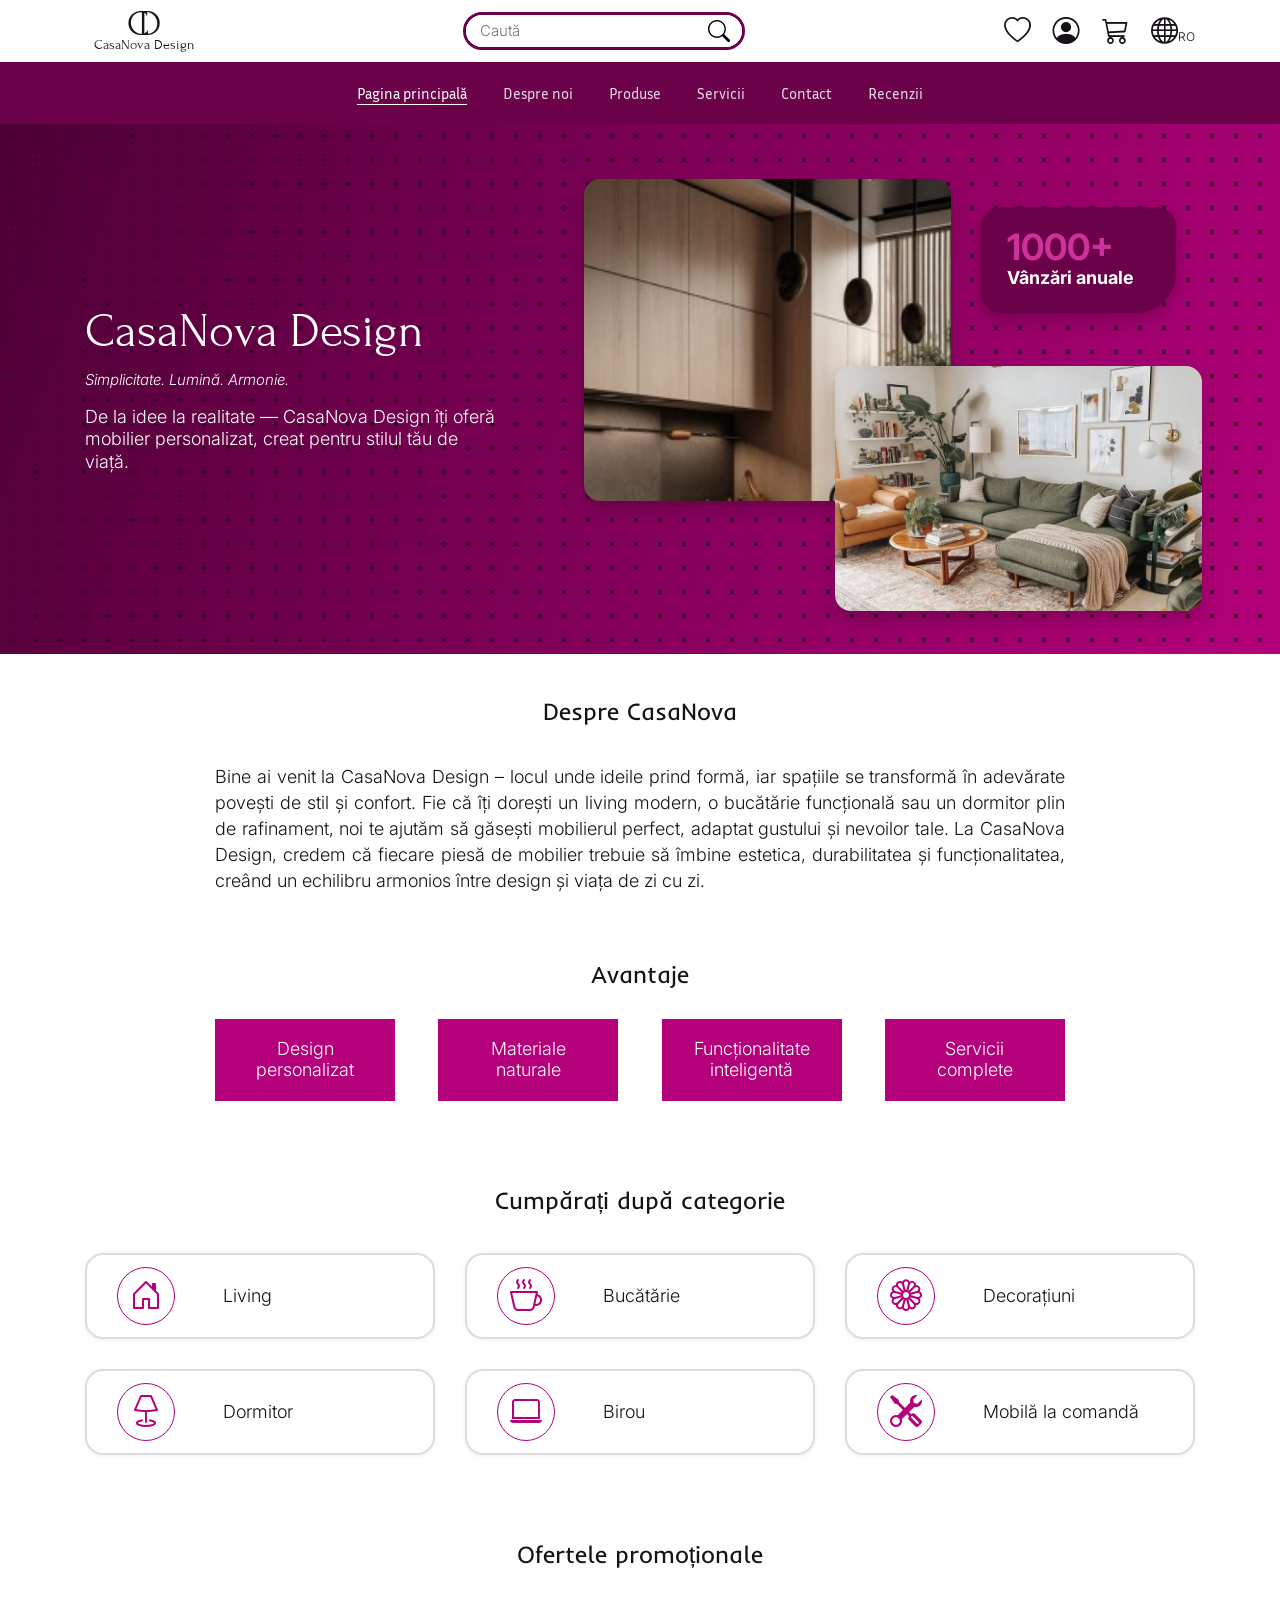
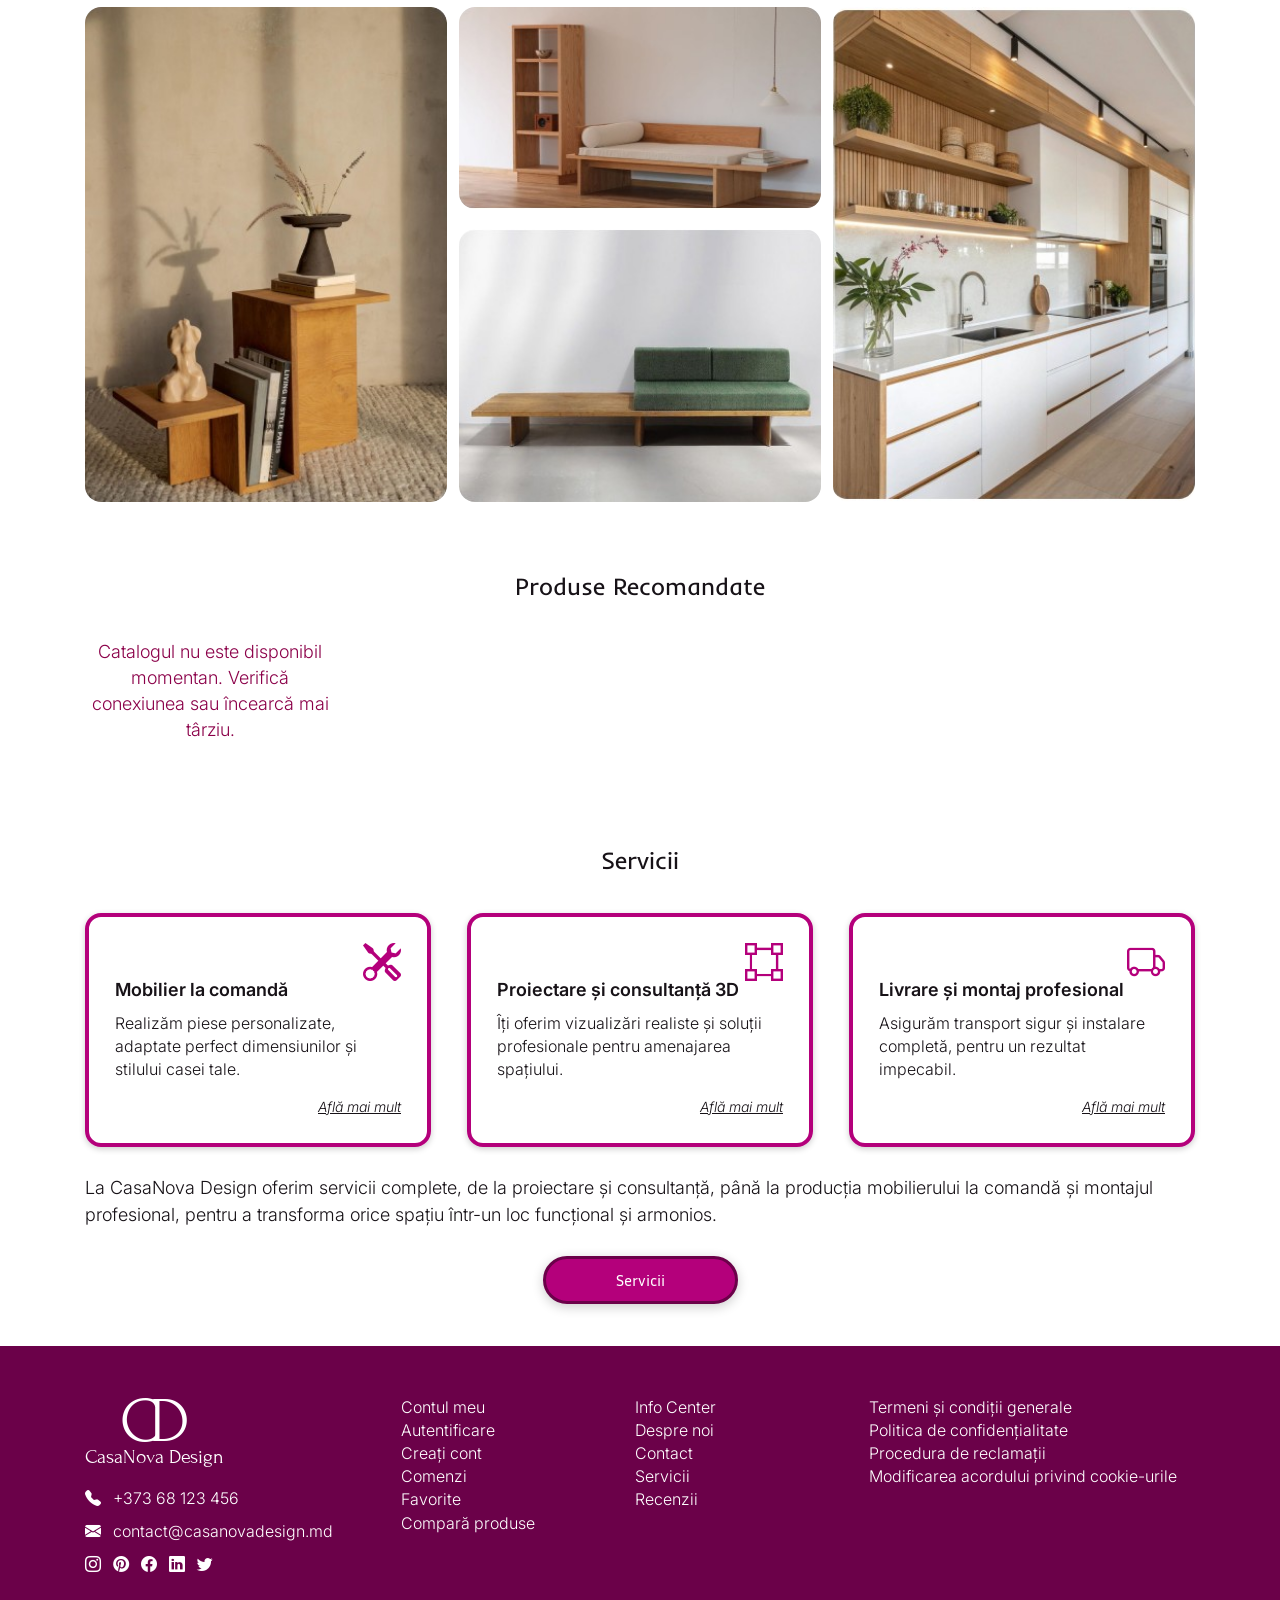
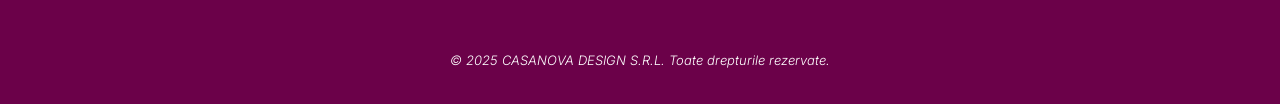
<file: index.html>
<!doctype html>
<html lang="ro">
<head><meta charset="utf-8"><meta name="viewport" content="width=device-width, initial-scale=1"><title>CasaNova Design | Pagina principală</title><link rel="stylesheet" href="style.css"><script src="script.js" defer></script></head>
<body data-page="home">
<header id="site-header"></header>
<main>
  <div id="hero"></div>
  <section class="section narrow center">
    <h2>Despre CasaNova</h2>
    <p>Bine ai venit la CasaNova Design – locul unde ideile prind formă, iar spațiile se transformă în adevărate povești de stil și confort. Fie că îți dorești un living modern, o bucătărie funcțională sau un dormitor plin de rafinament, noi te ajutăm să găsești mobilierul perfect, adaptat gustului și nevoilor tale. La CasaNova Design, credem că fiecare piesă de mobilier trebuie să îmbine estetica, durabilitatea și funcționalitatea, creând un echilibru armonios între design și viața de zi cu zi.</p>
    <h2>Avantaje</h2>
    <div class="advantages"><span>Design<br>personalizat</span><span>Materiale<br>naturale</span><span>Funcționalitate<br>inteligentă</span><span>Servicii<br>complete</span></div>
  </section>
  <section class="section container center"><h2>Cumpărați după categorie</h2><div class="category-grid"><a href="produse.html?category=Living"><span class="category-icon"><i class="bi bi-house-door" aria-hidden="true"></i></span>Living</a><a href="produse.html?category=Bucătărie"><span class="category-icon"><i class="bi bi-cup-hot" aria-hidden="true"></i></span>Bucătărie</a><a href="produse.html?category=Decorațiuni"><span class="category-icon"><i class="bi bi-flower1" aria-hidden="true"></i></span>Decorațiuni</a><a href="produse.html"><span class="category-icon"><i class="bi bi-lamp" aria-hidden="true"></i></span>Dormitor</a><a href="produse.html"><span class="category-icon"><i class="bi bi-laptop" aria-hidden="true"></i></span>Birou</a><a href="servicii.html"><span class="category-icon"><i class="bi bi-tools" aria-hidden="true"></i></span>Mobilă la comandă</a></div></section>
  <section class="section container center"><h2>Ofertele promoționale</h2><div class="offers"><img src="assets/offer-decor.jpg" alt="Decorațiuni din lemn"><div><img src="assets/offer-wood.jpg" alt="Mobilier din lemn"><img src="assets/offer-sofa.jpg" alt="Canapea modernă"></div><img src="assets/offer-kitchen.jpg" alt="Bucătărie modernă"></div></section>
  <section class="section container center"><h2>Produse Recomandate</h2><div class="recommended" id="recommended"></div></section>
  <section class="section container center"><h2>Servicii</h2><div class="service-cards"><article><div class="card-icon"><i class="bi bi-tools" aria-hidden="true"></i></div><h3>Mobilier la comandă</h3><p>Realizăm piese personalizate, adaptate perfect dimensiunilor și stilului casei tale.</p><a href="servicii.html#mobilier">Află mai mult</a></article><article><div class="card-icon"><i class="bi bi-bounding-box" aria-hidden="true"></i></div><h3>Proiectare și consultanță 3D</h3><p>Îți oferim vizualizări realiste și soluții profesionale pentru amenajarea spațiului.</p><a href="servicii.html#proiectare">Află mai mult</a></article><article><div class="card-icon"><i class="bi bi-truck" aria-hidden="true"></i></div><h3>Livrare și montaj profesional</h3><p>Asigurăm transport sigur și instalare completă, pentru un rezultat impecabil.</p><a href="servicii.html#livrare">Află mai mult</a></article></div><p class="left">La CasaNova Design oferim servicii complete, de la proiectare și consultanță, până la producția mobilierului la comandă și montajul profesional, pentru a transforma orice spațiu într-un loc funcțional și armonios.</p><a class="button" href="servicii.html">Servicii</a></section>
</main><footer id="site-footer"></footer></body></html>
</file>
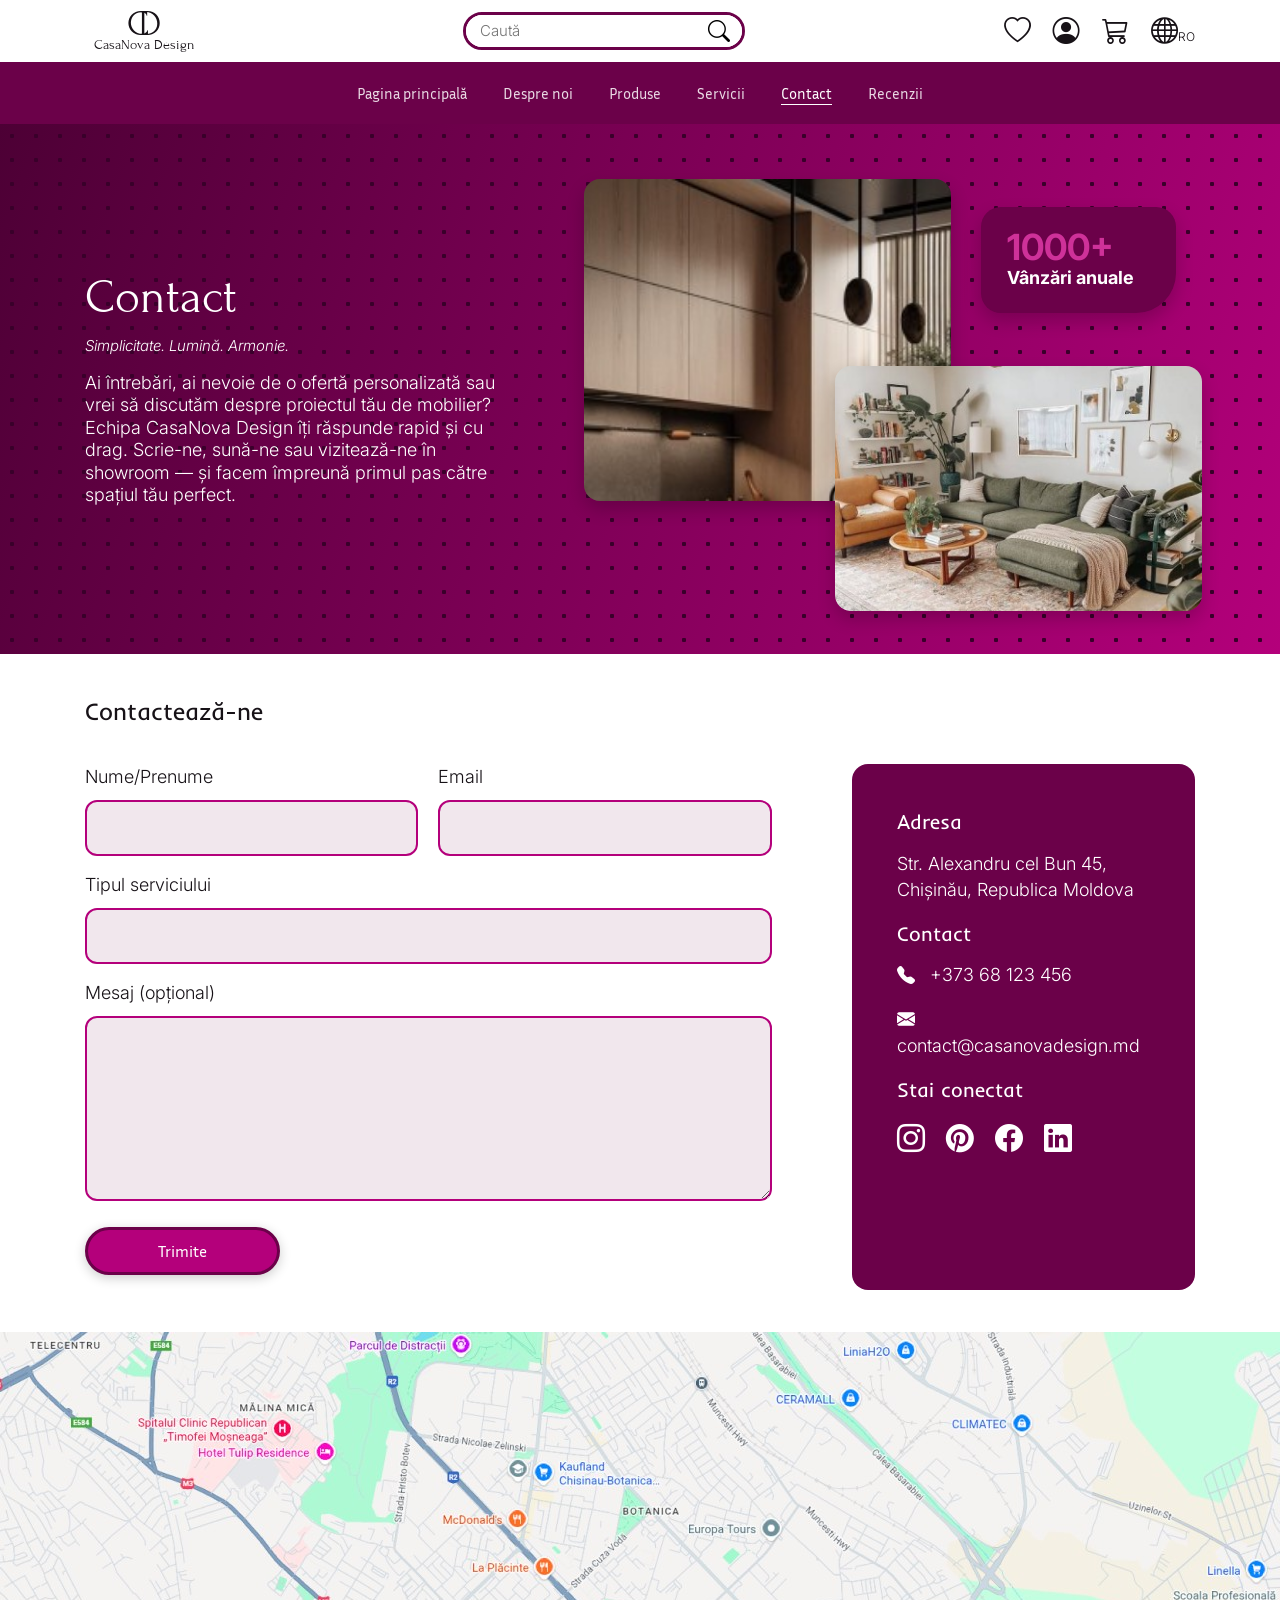
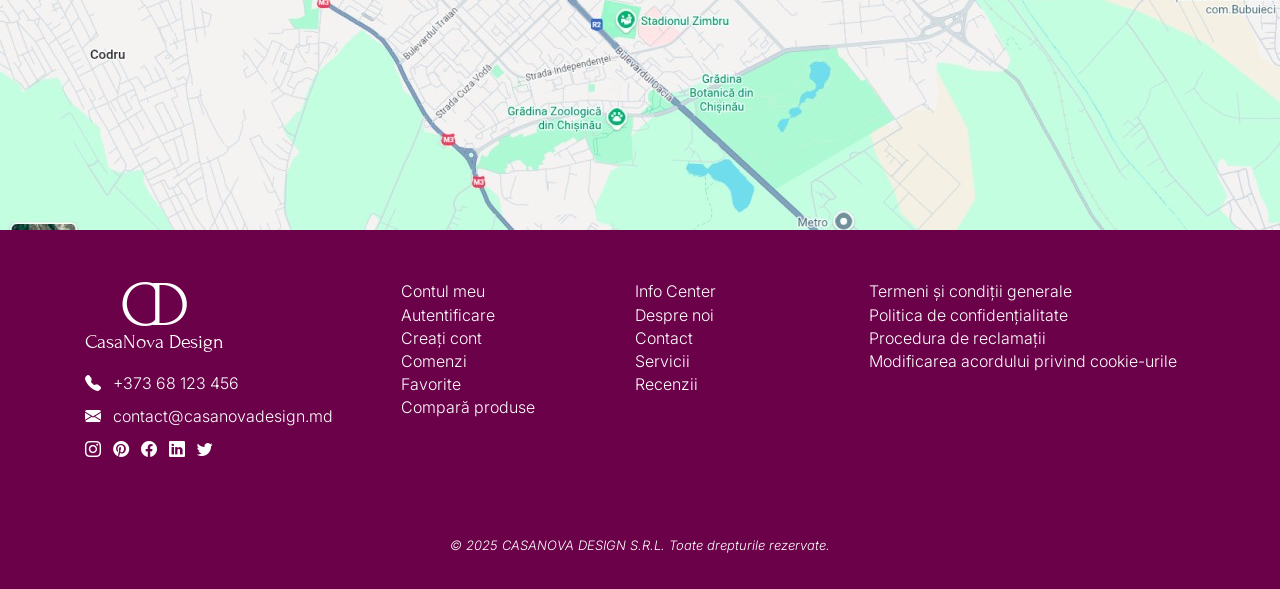
<file: contact.html>
<!doctype html>
<html lang="ro">
<head><meta charset="utf-8"><meta name="viewport" content="width=device-width, initial-scale=1"><title>CasaNova Design | Contact</title><link rel="stylesheet" href="style.css"><script src="script.js" defer></script></head>
<body data-page="contact"><header id="site-header"></header><main><div id="hero"></div>
<section class="section container"><h2>Contactează-ne</h2><div class="contact-layout"><div data-contact-form></div><aside class="contact-card"><h2>Adresa</h2><p>Str. Alexandru cel Bun 45,<br> Chișinău, Republica Moldova</p><h2>Contact</h2><p><a href="tel:+37368123456"><i class="bi bi-telephone-fill" aria-hidden="true"></i> &nbsp; +373 68 123 456</a></p><p><a href="mailto:contact@casanovadesign.md"><i class="bi bi-envelope-fill" aria-hidden="true"></i> &nbsp; contact@casanovadesign.md</a></p><h2>Stai conectat</h2><p class="socials" aria-label="Instagram, Pinterest, Facebook, LinkedIn"><i class="bi bi-instagram" aria-hidden="true"></i> &nbsp; <i class="bi bi-pinterest" aria-hidden="true"></i> &nbsp; <i class="bi bi-facebook" aria-hidden="true"></i> &nbsp; <i class="bi bi-linkedin" aria-hidden="true"></i></p></aside></div></section>
<img class="map" src="assets/map.jpg" alt="Hartă a zonei Botanica din Chișinău">
</main><footer id="site-footer"></footer></body></html>
</file>
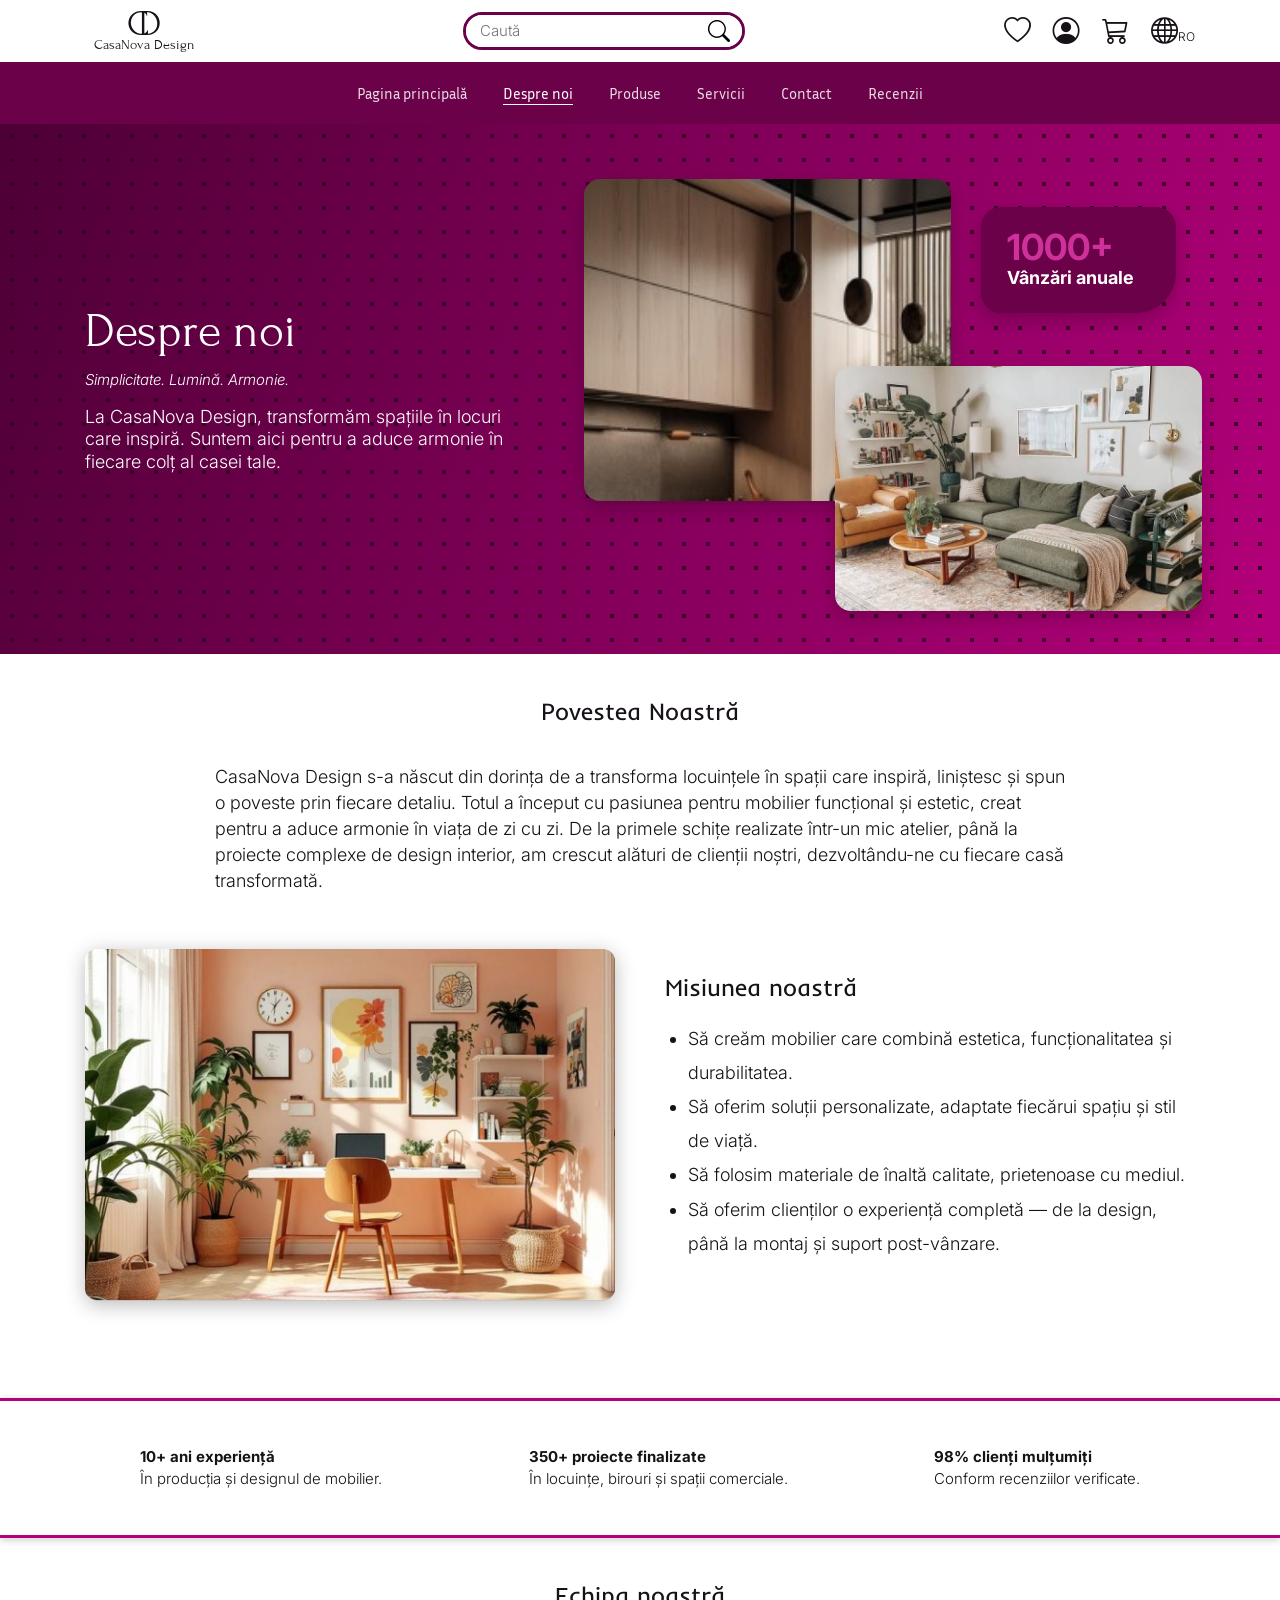
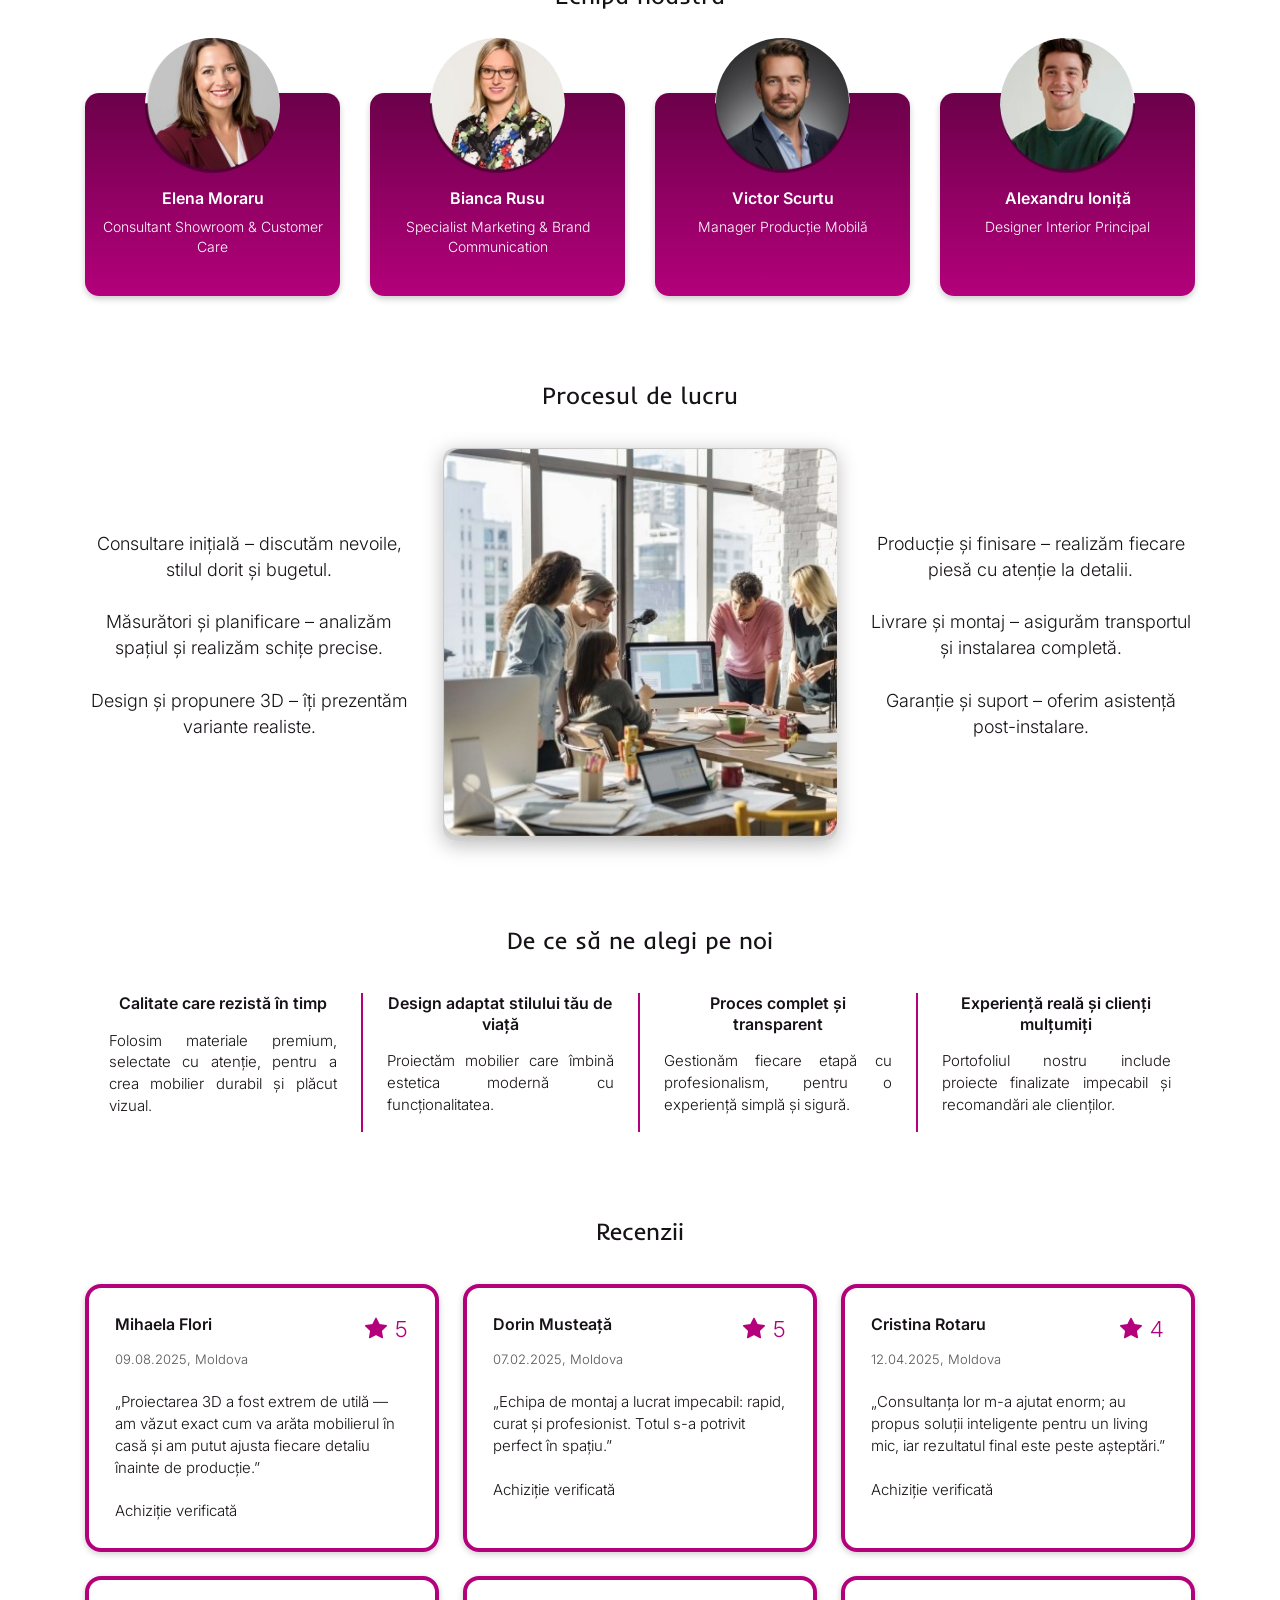
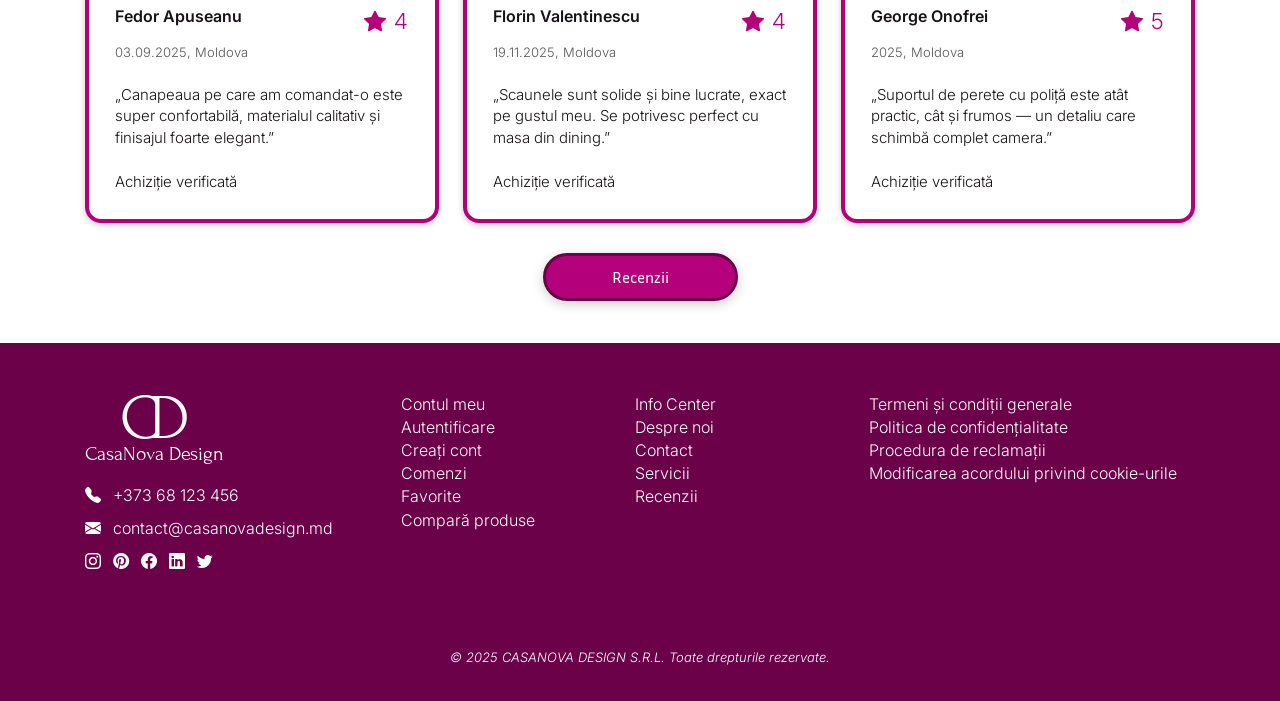
<file: despre.html>
<!doctype html>
<html lang="ro">
<head><meta charset="utf-8"><meta name="viewport" content="width=device-width, initial-scale=1"><title>CasaNova Design | Despre noi</title><link rel="stylesheet" href="style.css"><script src="script.js" defer></script></head>
<body data-page="about"><header id="site-header"></header><main><div id="hero"></div>
<section class="section container"><h2 class="center">Povestea Noastră</h2><p class="narrow">CasaNova Design s-a născut din dorința de a transforma locuințele în spații care inspiră, liniștesc și spun o poveste prin fiecare detaliu. Totul a început cu pasiunea pentru mobilier funcțional și estetic, creat pentru a aduce armonie în viața de zi cu zi. De la primele schițe realizate într-un mic atelier, până la proiecte complexe de design interior, am crescut alături de clienții noștri, dezvoltându-ne cu fiecare casă transformată.</p><div class="split"><img class="rounded shadow" src="assets/about-mission.jpg" alt="Interior luminos cu birou"><div><h2>Misiunea noastră</h2><ul><li>Să creăm mobilier care combină estetica, funcționalitatea și durabilitatea.</li><li>Să oferim soluții personalizate, adaptate fiecărui spațiu și stil de viață.</li><li>Să folosim materiale de înaltă calitate, prietenoase cu mediul.</li><li>Să oferim clienților o experiență completă — de la design, până la montaj și suport post-vânzare.</li></ul></div></div></section>
<div class="stats"><div><strong>10+ ani experiență</strong><br>În producția și designul de mobilier.</div><div><strong>350+ proiecte finalizate</strong><br>În locuințe, birouri și spații comerciale.</div><div><strong>98% clienți mulțumiți</strong><br>Conform recenziilor verificate.</div></div>
<section class="section container center"><h2>Echipa noastră</h2><div class="team-grid"><article><img src="assets/team-1.jpg" alt=""><h3>Elena Moraru</h3><p>Consultant Showroom &amp; Customer Care</p></article><article><img src="assets/team-2.jpg" alt=""><h3>Bianca Rusu</h3><p>Specialist Marketing &amp; Brand Communication</p></article><article><img src="assets/team-3.jpg" alt=""><h3>Victor Scurtu</h3><p>Manager Producție Mobilă</p></article><article><img src="assets/team-4.jpg" alt=""><h3>Alexandru Ioniță</h3><p>Designer Interior Principal</p></article></div></section>
<section class="section container center"><h2>Procesul de lucru</h2><div class="process"><p>Consultare inițială – discutăm nevoile, stilul dorit și bugetul.<br><br>Măsurători și planificare – analizăm spațiul și realizăm schițe precise.<br><br>Design și propunere 3D – îți prezentăm variante realiste.</p><img class="rounded shadow" src="assets/about-process.jpg" alt="Echipa lucrând la un proiect"><p>Producție și finisare – realizăm fiecare piesă cu atenție la detalii.<br><br>Livrare și montaj – asigurăm transportul și instalarea completă.<br><br>Garanție și suport – oferim asistență post-instalare.</p></div></section>
<section class="section container center"><h2>De ce să ne alegi pe noi</h2><div class="reasons"><article><h3>Calitate care rezistă în timp</h3><p>Folosim materiale premium, selectate cu atenție, pentru a crea mobilier durabil și plăcut vizual.</p></article><article><h3>Design adaptat stilului tău de viață</h3><p>Proiectăm mobilier care îmbină estetica modernă cu funcționalitatea.</p></article><article><h3>Proces complet și transparent</h3><p>Gestionăm fiecare etapă cu profesionalism, pentru o experiență simplă și sigură.</p></article><article><h3>Experiență reală și clienți mulțumiți</h3><p>Portofoliul nostru include proiecte finalizate impecabil și recomandări ale clienților.</p></article></div></section>
<section class="section container center"><h2>Recenzii</h2><div class="review-grid" id="about-reviews"></div><a class="button" href="recenzii.html">Recenzii</a></section>
</main><footer id="site-footer"></footer></body></html>
</file>
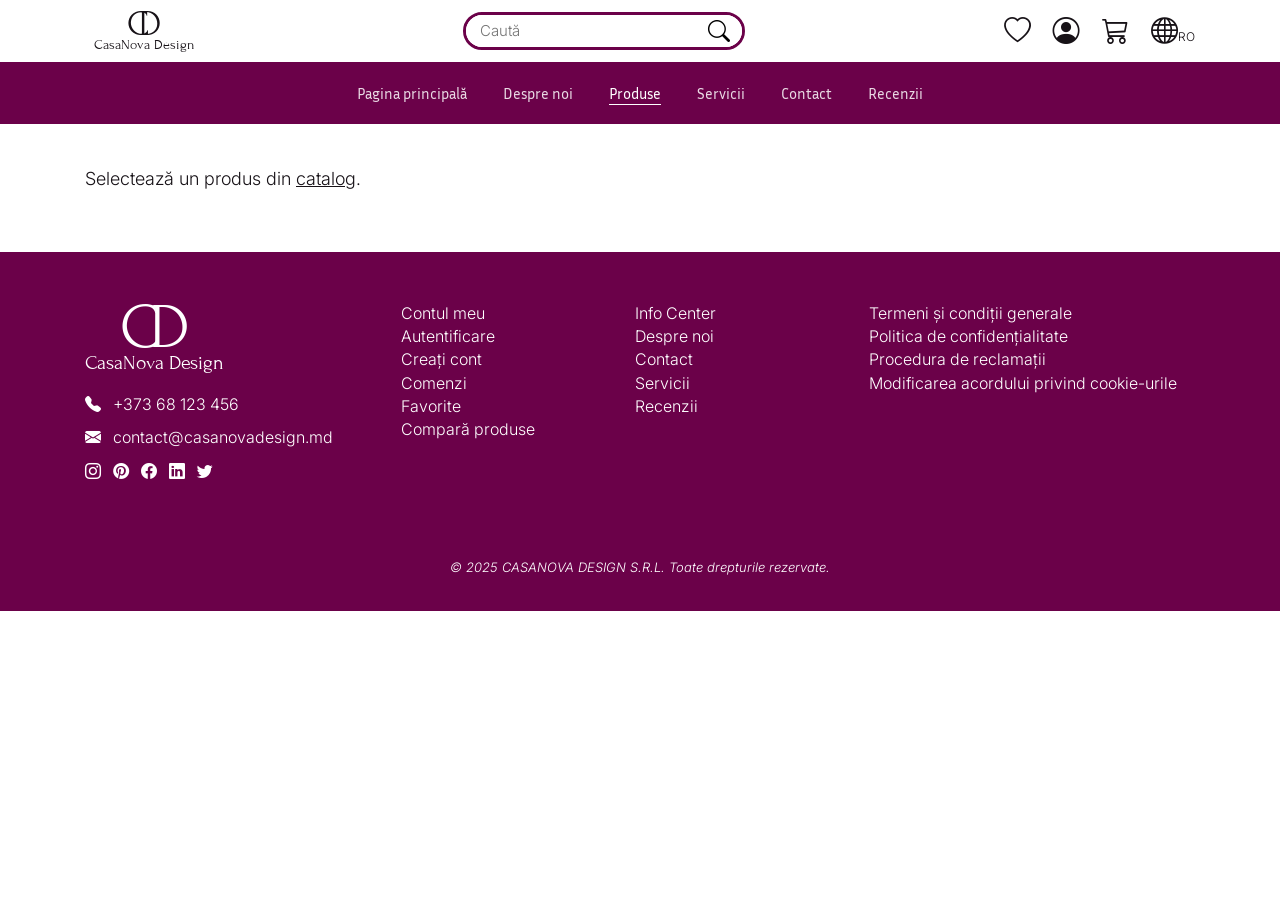
<file: produs.html>
<!doctype html>
<html lang="ro">
<head><meta charset="utf-8"><meta name="viewport" content="width=device-width, initial-scale=1"><title>CasaNova Design | Produs</title><link rel="stylesheet" href="style.css"><script src="script.js" defer></script></head>
<body data-page="product"><header id="site-header"></header><main>
<section class="section container" id="product-detail" aria-live="polite"><p>Se încarcă produsul...</p></section>
</main><footer id="site-footer"></footer></body></html>
</file>
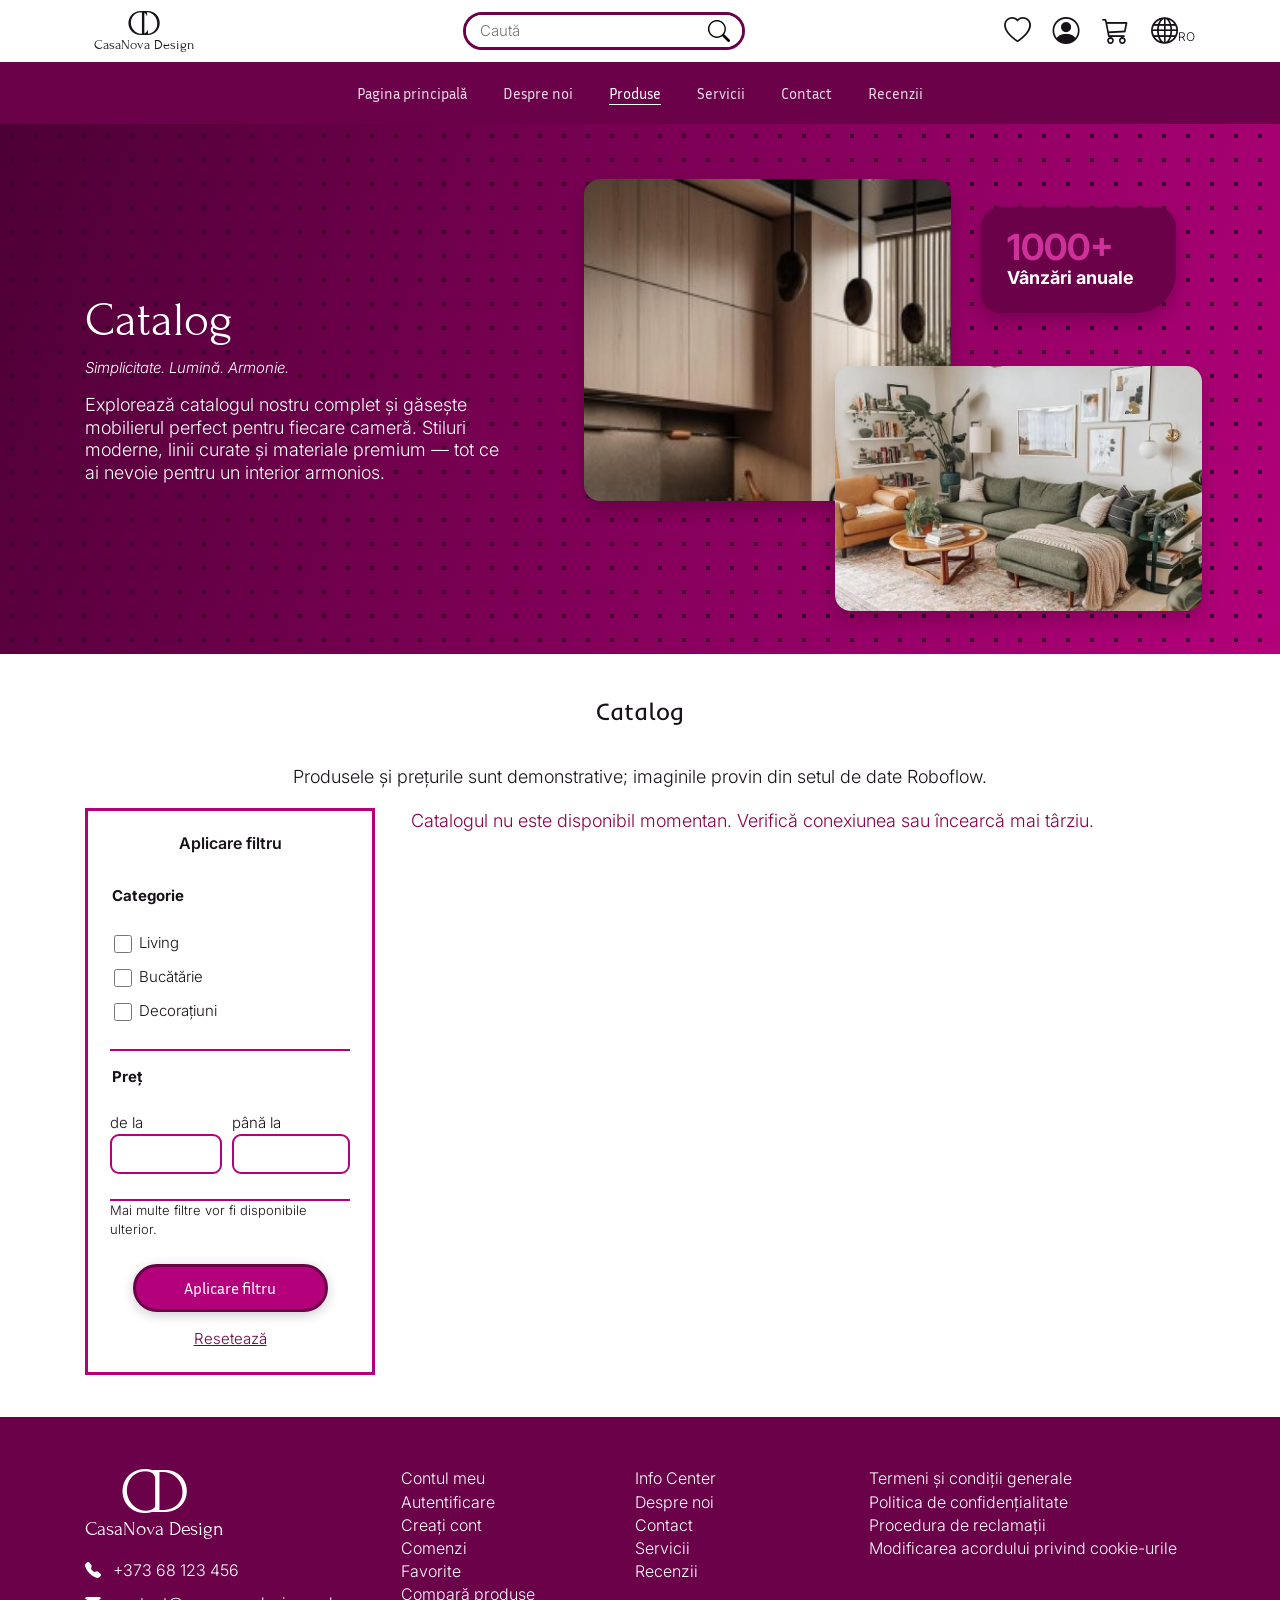
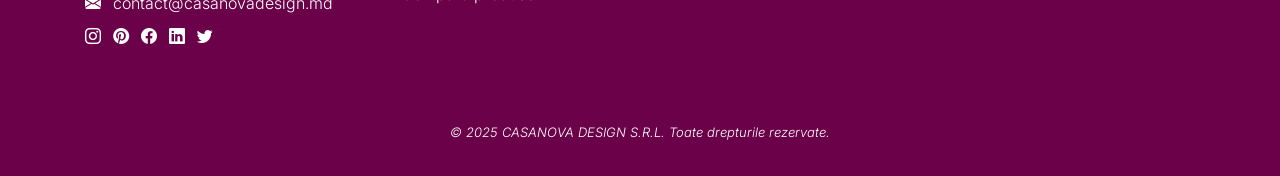
<file: produse.html>
<!doctype html>
<html lang="ro">
<head><meta charset="utf-8"><meta name="viewport" content="width=device-width, initial-scale=1"><title>CasaNova Design | Produse</title><link rel="stylesheet" href="style.css"><script src="script.js" defer></script></head>
<body data-page="products"><header id="site-header"></header><main><div id="hero"></div>
<section class="section catalog container"><h2 class="center">Catalog</h2><p class="center">Produsele și prețurile sunt demonstrative; imaginile provin din setul de date Roboflow.</p><div class="catalog-layout">
<form class="filters" id="product-filters"><h3>Aplicare filtru</h3><fieldset><legend>Categorie</legend><label><input type="checkbox" name="category" value="Living"> Living</label><label><input type="checkbox" name="category" value="Bucătărie"> Bucătărie</label><label><input type="checkbox" name="category" value="Decorațiuni"> Decorațiuni</label></fieldset><fieldset><legend>Preț</legend><div class="price-fields"><label>de la<input type="number" name="min" min="0" step="0.01"></label><label>până la<input type="number" name="max" min="0" step="0.01"></label></div></fieldset><p class="filter-note">Mai multe filtre vor fi disponibile ulterior.</p><button class="button" type="submit">Aplicare filtru</button><button class="text-button" type="reset">Resetează</button></form>
<div id="catalog-results" aria-live="polite"><p>Se încarcă produsele...</p></div></div></section></main><footer id="site-footer"></footer></body></html>
</file>
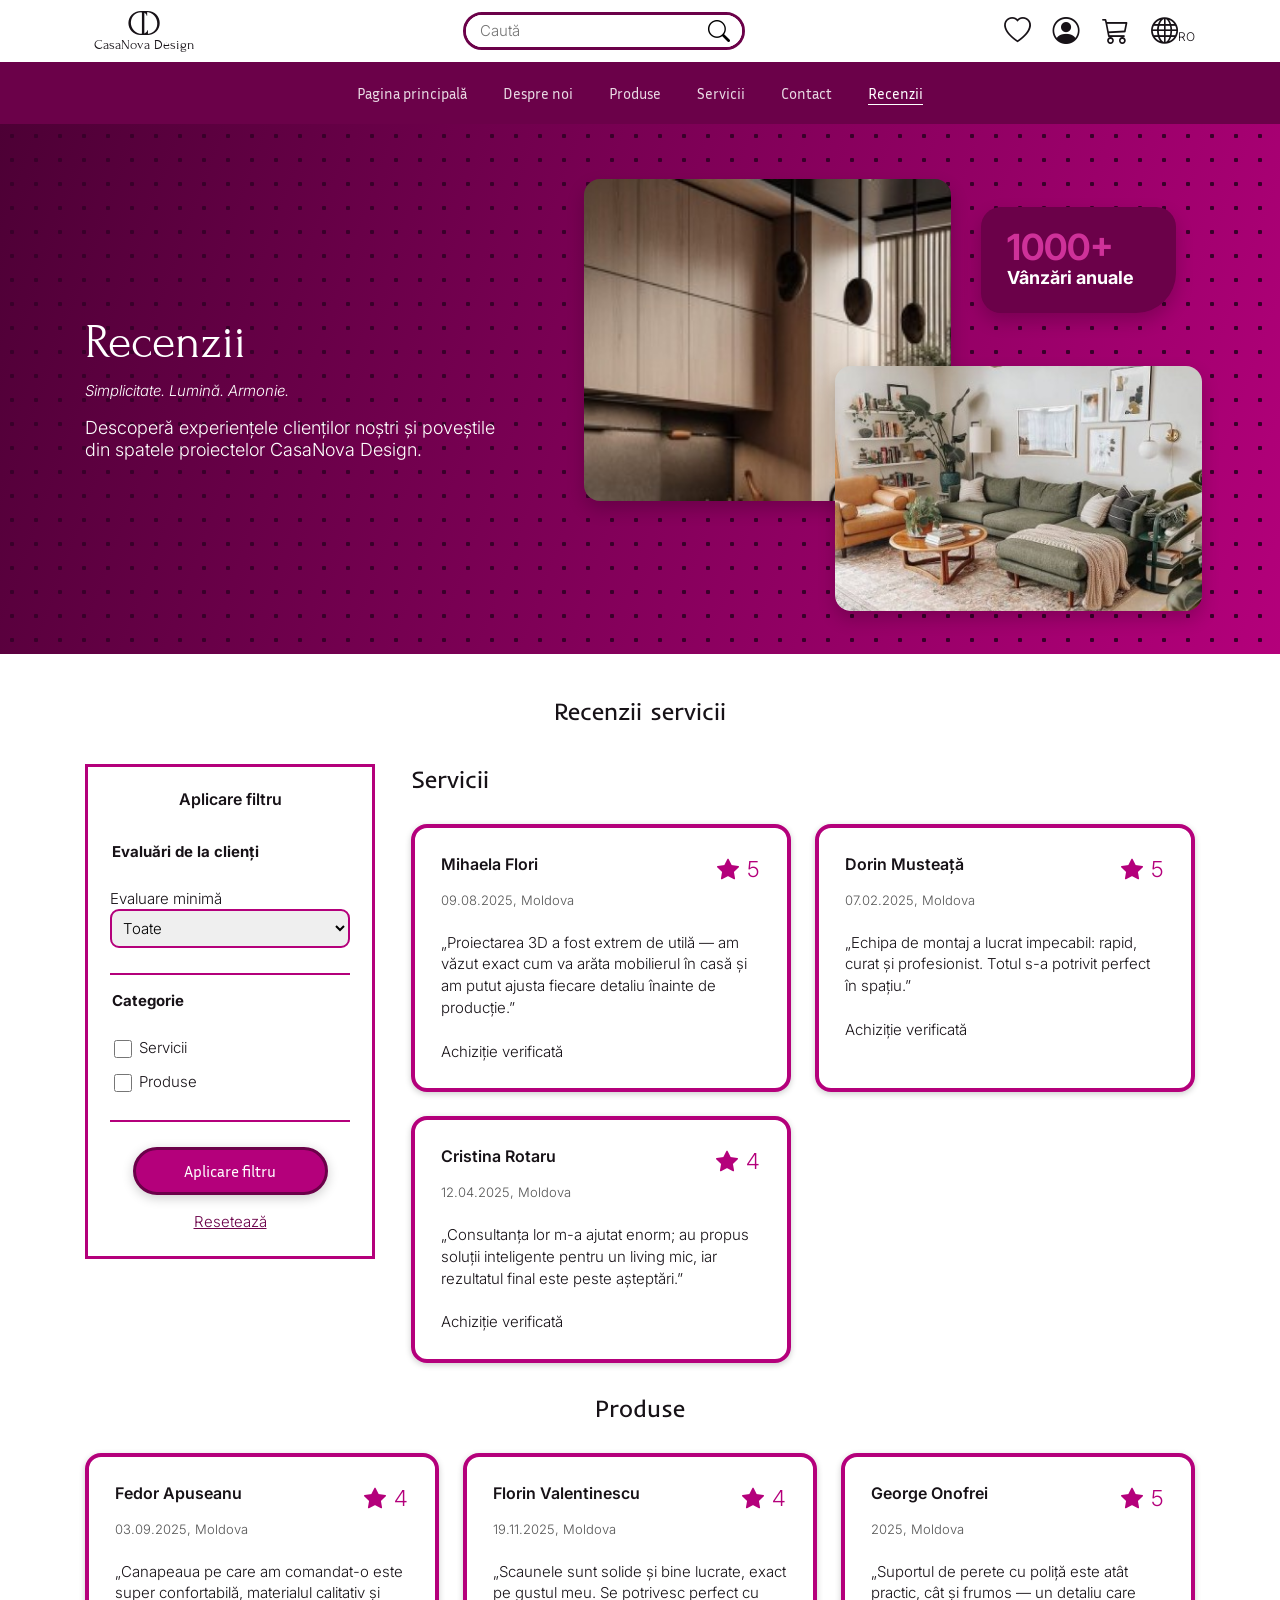
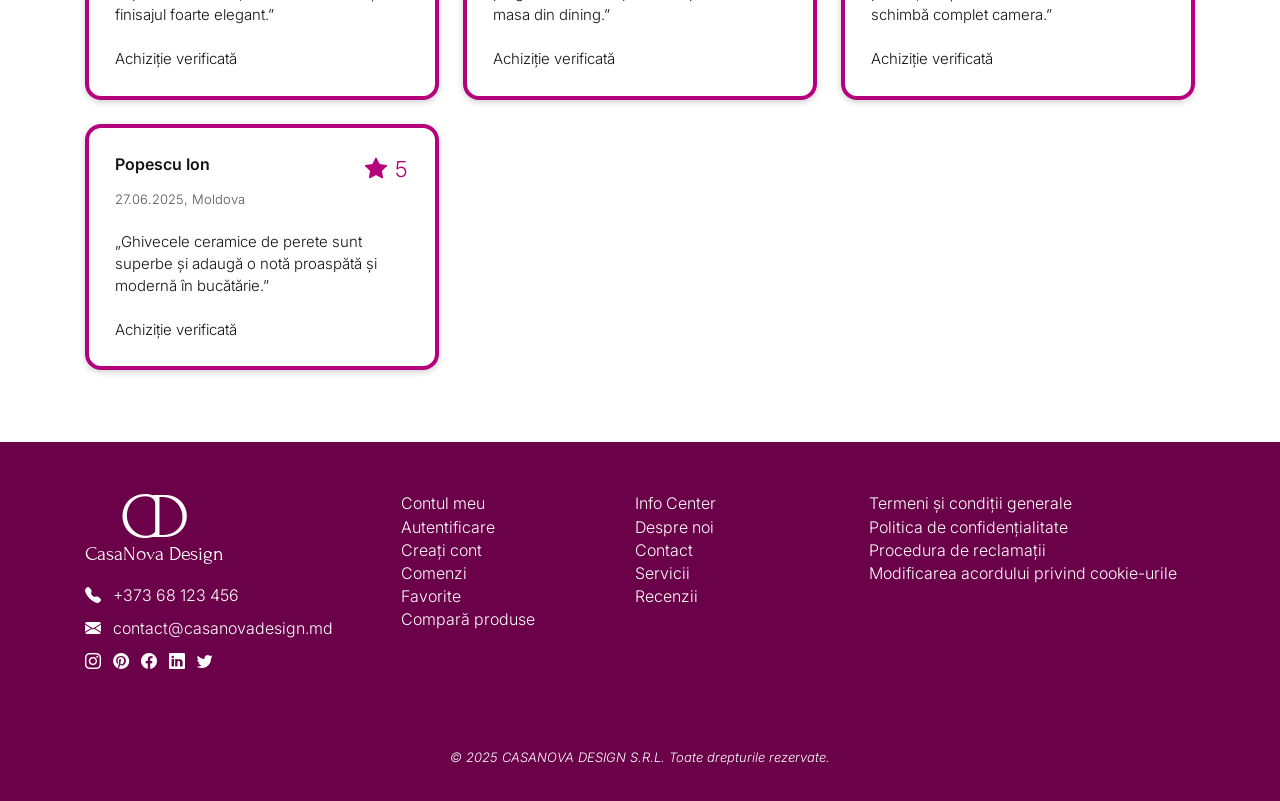
<file: recenzii.html>
<!doctype html>
<html lang="ro">
<head><meta charset="utf-8"><meta name="viewport" content="width=device-width, initial-scale=1"><title>CasaNova Design | Recenzii</title><link rel="stylesheet" href="style.css"><script src="script.js" defer></script></head>
<body data-page="reviews"><header id="site-header"></header><main><div id="hero"></div>
<section class="section container"><h2 class="center">Recenzii servicii</h2><div class="reviews-layout"><form class="filters" id="review-filters"><h3>Aplicare filtru</h3><fieldset><legend>Evaluări de la clienți</legend><label>Evaluare minimă <select name="rating"><option value="0">Toate</option><option value="5">5 stele</option><option value="4">4 stele</option></select></label></fieldset><fieldset><legend>Categorie</legend><label><input type="checkbox" name="category" value="Servicii"> Servicii</label><label><input type="checkbox" name="category" value="Produse"> Produse</label></fieldset><button type="submit" class="button">Aplicare filtru</button><button type="reset" class="text-button">Resetează</button></form><div><h2>Servicii</h2><div class="review-grid" id="service-reviews"></div></div></div><h2 class="center">Produse</h2><div class="review-grid" id="store-reviews"></div></section>
</main><footer id="site-footer"></footer></body></html>
</file>
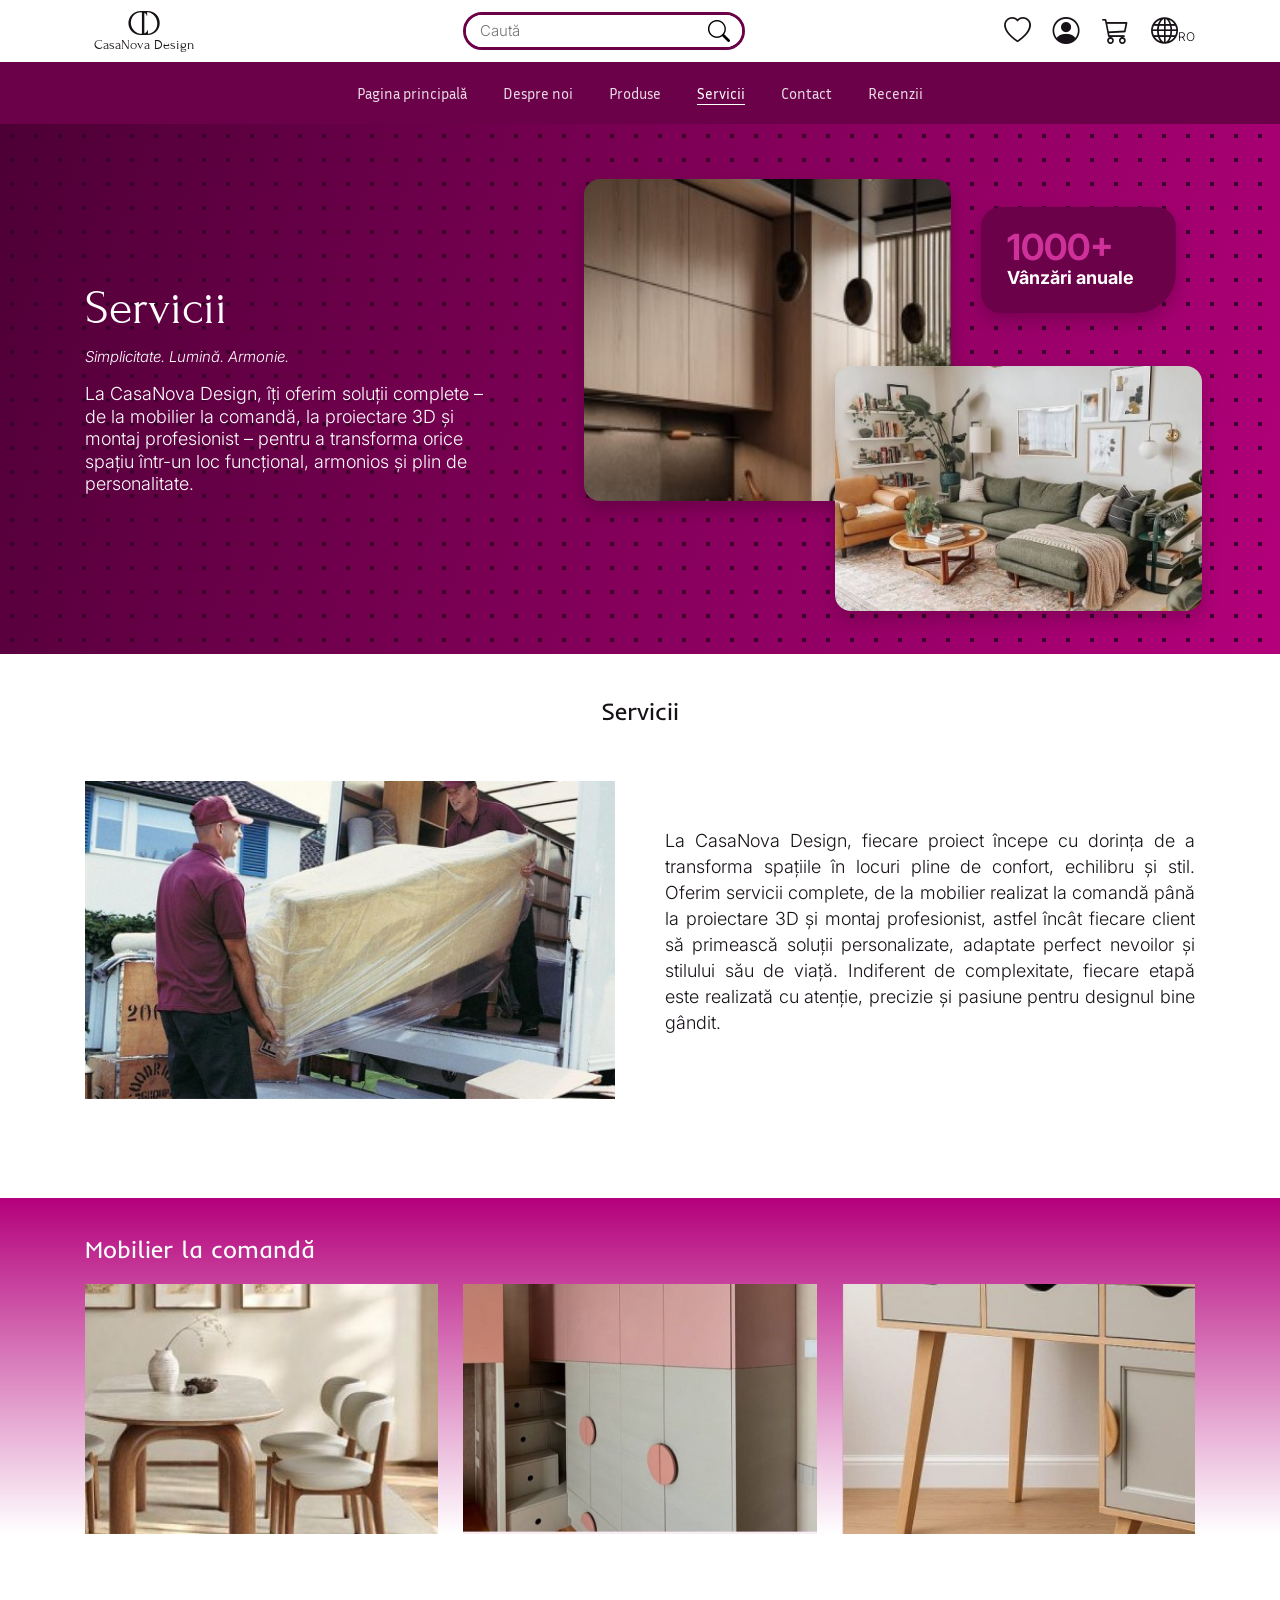
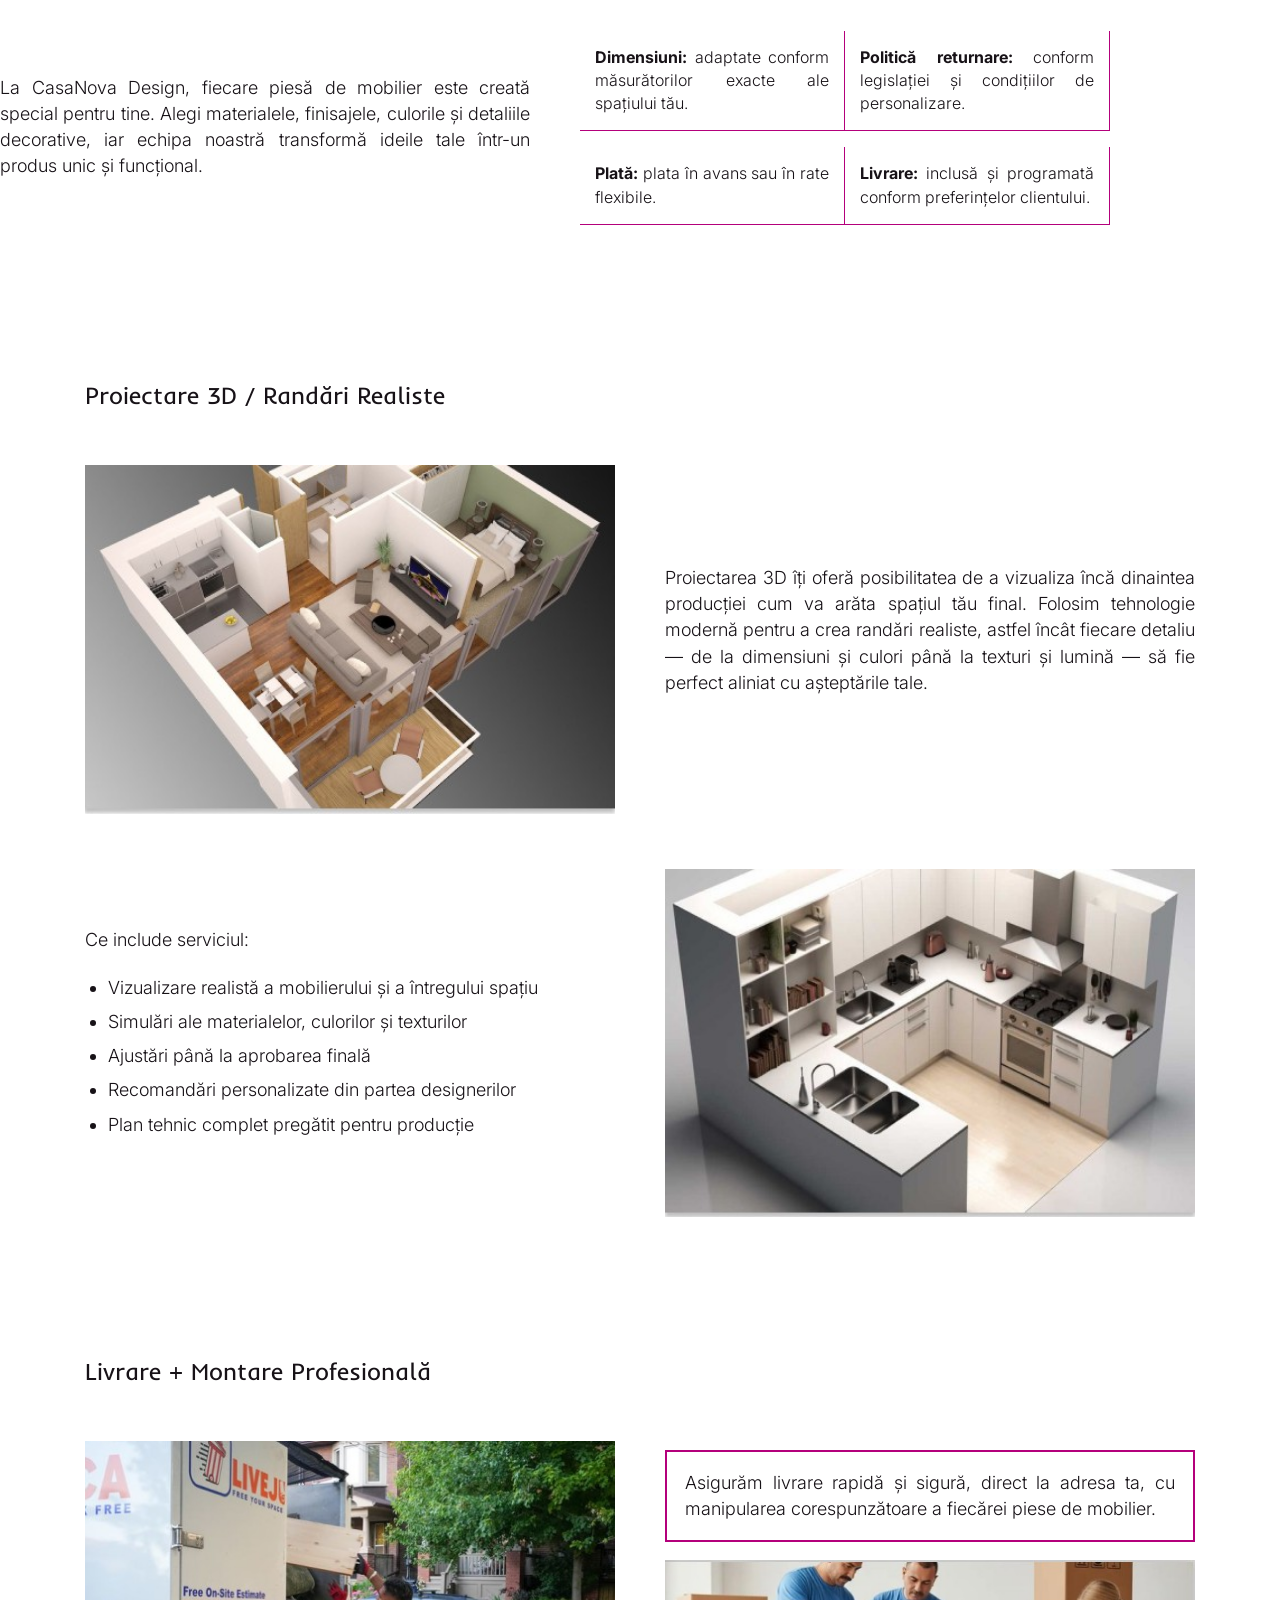
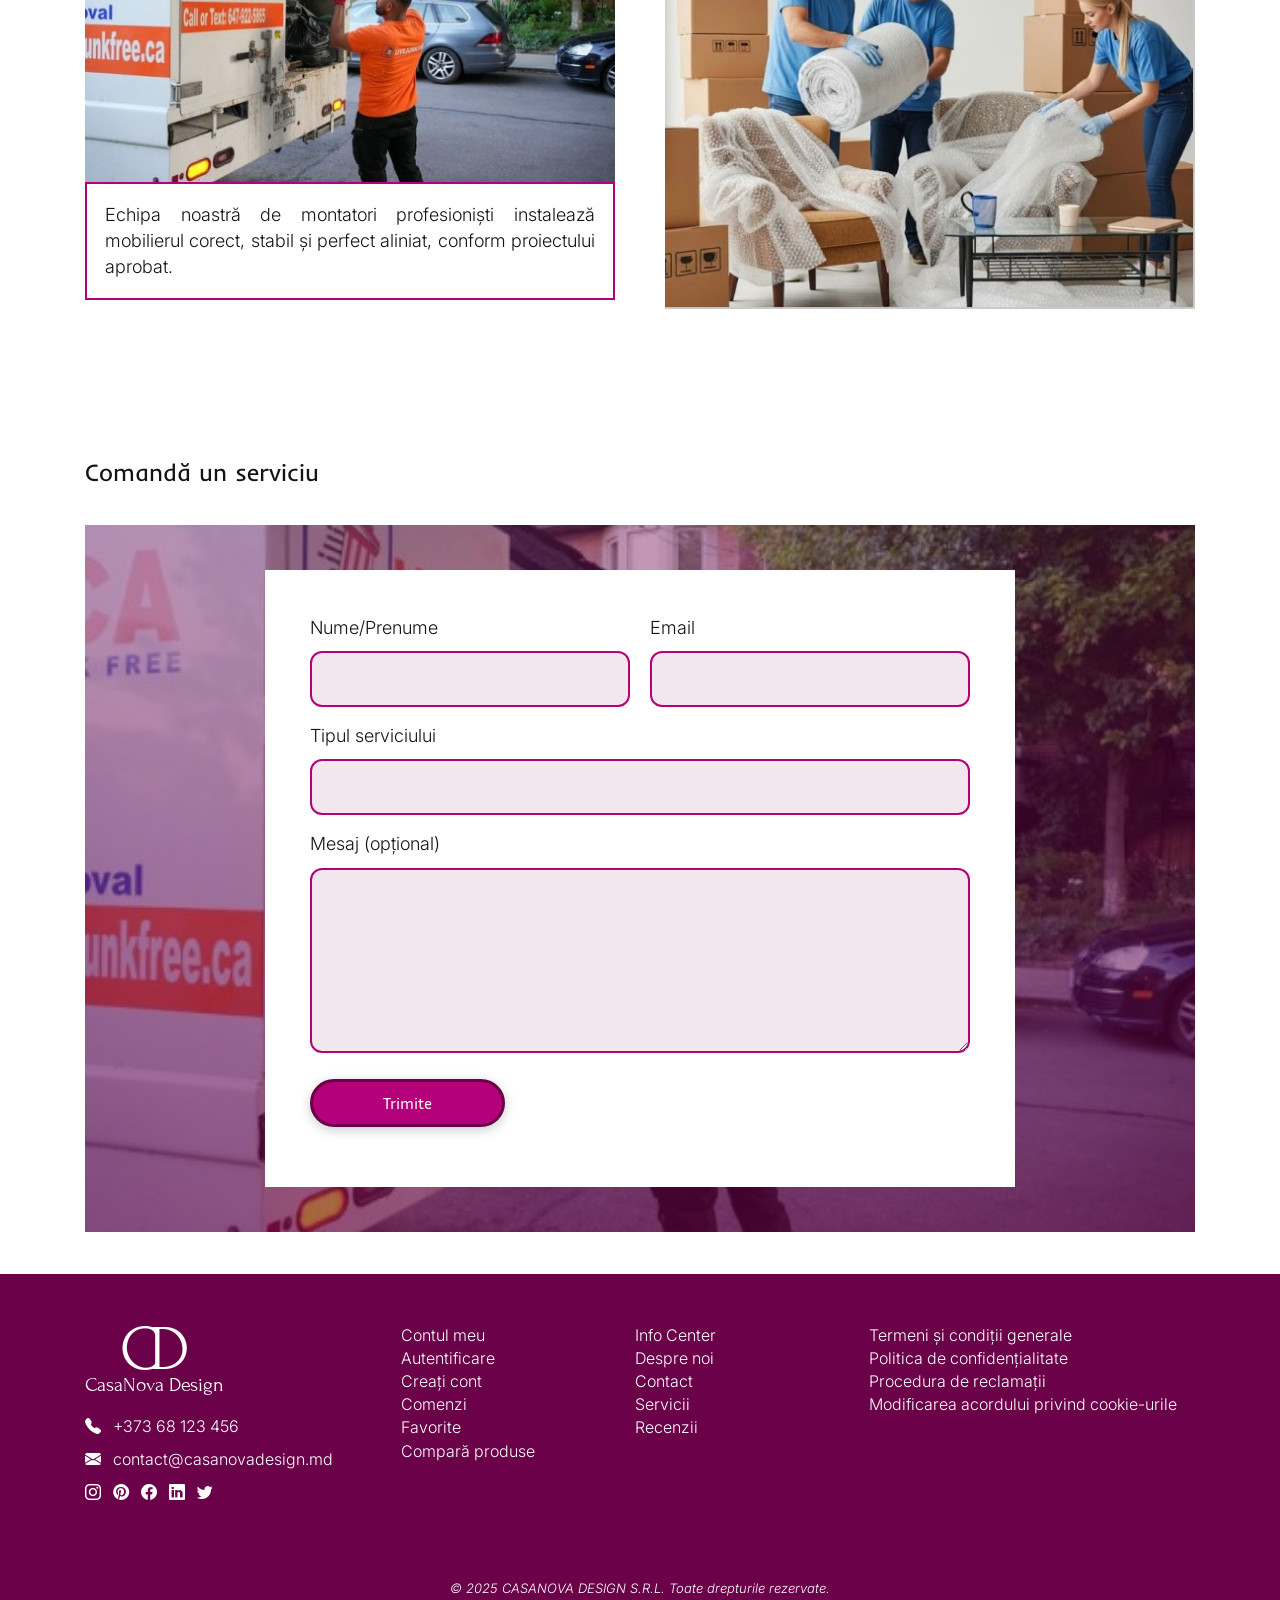
<file: servicii.html>
<!doctype html>
<html lang="ro">
<head><meta charset="utf-8"><meta name="viewport" content="width=device-width, initial-scale=1"><title>CasaNova Design | Servicii</title><link rel="stylesheet" href="style.css"><script src="script.js" defer></script></head>
<body data-page="services"><header id="site-header"></header><main><div id="hero"></div>
<section class="section container"><h2 class="center">Servicii</h2><div class="split"><img src="assets/service-intro.jpg" alt="Livrare de mobilier"><p>La CasaNova Design, fiecare proiect începe cu dorința de a transforma spațiile în locuri pline de confort, echilibru și stil. Oferim servicii complete, de la mobilier realizat la comandă până la proiectare 3D și montaj profesionist, astfel încât fiecare client să primească soluții personalizate, adaptate perfect nevoilor și stilului său de viață. Indiferent de complexitate, fiecare etapă este realizată cu atenție, precizie și pasiune pentru designul bine gândit.</p></div></section>
<section id="mobilier" class="custom-service"><div class="container"><h2>Mobilier la comandă</h2><div class="custom-images"><img src="assets/custom-1.jpg" alt="Mobilier pentru dining"><img src="assets/custom-2.jpg" alt="Dulap la comandă"><img src="assets/custom-3.jpg" alt="Mobilier personalizat"></div></div></section><section class="section container split"><p>La CasaNova Design, fiecare piesă de mobilier este creată special pentru tine. Alegi materialele, finisajele, culorile și detaliile decorative, iar echipa noastră transformă ideile tale într-un produs unic și funcțional.</p><div class="feature-grid"><p><strong>Dimensiuni:</strong> adaptate conform măsurătorilor exacte ale spațiului tău.</p><p><strong>Politică returnare:</strong> conform legislației și condițiilor de personalizare.</p><p><strong>Plată:</strong> plata în avans sau în rate flexibile.</p><p><strong>Livrare:</strong> inclusă și programată conform preferințelor clientului.</p></div></section>
<section id="proiectare" class="section container"><h2>Proiectare 3D / Randări Realiste</h2><div class="split"><img src="assets/render-1.jpg" alt="Randare 3D a unui apartament"><p>Proiectarea 3D îți oferă posibilitatea de a vizualiza încă dinaintea producției cum va arăta spațiul tău final. Folosim tehnologie modernă pentru a crea randări realiste, astfel încât fiecare detaliu — de la dimensiuni și culori până la texturi și lumină — să fie perfect aliniat cu așteptările tale.</p></div><div class="split"><div><p>Ce include serviciul:</p><ul><li>Vizualizare realistă a mobilierului și a întregului spațiu</li><li>Simulări ale materialelor, culorilor și texturilor</li><li>Ajustări până la aprobarea finală</li><li>Recomandări personalizate din partea designerilor</li><li>Plan tehnic complet pregătit pentru producție</li></ul></div><img src="assets/render-2.jpg" alt="Randare 3D a unei bucătării"></div></section>
<section id="livrare" class="section container"><h2>Livrare + Montare Profesională</h2><div class="split"><div><img src="assets/delivery-1.jpg" alt="Transport mobilier"><p class="outlined">Echipa noastră de montatori profesioniști instalează mobilierul corect, stabil și perfect aliniat, conform proiectului aprobat.</p></div><div><p class="outlined">Asigurăm livrare rapidă și sigură, direct la adresa ta, cu manipularea corespunzătoare a fiecărei piese de mobilier.</p><img src="assets/delivery-2.jpg" alt="Montarea mobilierului"></div></div></section>
<section class="section container"><h2>Comandă un serviciu</h2><div class="service-form-wrap"><div class="form-panel" data-contact-form></div></div></section>
</main><footer id="site-footer"></footer></body></html>
</file>
<file: style.css>
@import url('https://fonts.googleapis.com/css2?family=Forum&family=Inder&family=Inria+Sans:wght@400;700&family=Inter:wght@300;400;600;700&display=swap');

/* Bootstrap Icons v1.11.3, MIT license: assets/bootstrap-icons-LICENSE.txt */
@font-face{font-family:bootstrap-icons;src:url('assets/bootstrap-icons.woff2') format('woff2');font-display:block}
.bi::before{display:inline-block;font-family:bootstrap-icons!important;font-style:normal;font-weight:normal!important;font-variant:normal;text-transform:none;line-height:1;vertical-align:-.125em;-webkit-font-smoothing:antialiased}
.bi-search::before{content:"\f52a"}.bi-heart::before{content:"\f417"}.bi-person-circle::before{content:"\f4d7"}.bi-cart3::before{content:"\f244"}.bi-globe::before{content:"\f3ee"}
.bi-telephone-fill::before{content:"\f5b4"}.bi-envelope-fill::before{content:"\f32c"}.bi-instagram::before{content:"\f437"}.bi-pinterest::before{content:"\f663"}.bi-facebook::before{content:"\f344"}.bi-linkedin::before{content:"\f472"}.bi-twitter::before{content:"\f5ef"}
.bi-house-door::before{content:"\f423"}.bi-cup-hot::before{content:"\f7eb"}.bi-flower1::before{content:"\f3cd"}.bi-lamp::before{content:"\f454"}.bi-laptop::before{content:"\f456"}.bi-tools::before{content:"\f5db"}.bi-bounding-box::before{content:"\f1b6"}.bi-truck::before{content:"\f5ea"}
.bi-clipboard2-check::before{content:"\f725"}.bi-brush::before{content:"\f1d8"}.bi-rulers::before{content:"\f523"}.bi-arrow-return-left::before{content:"\f131"}.bi-wallet2::before{content:"\f615"}.bi-star-fill::before{content:"\f586"}.bi-star::before{content:"\f588"}

:root{--plum:#6b0149;--pink:#b4007b;--pale:#f1e7ed;--ink:#171217}
*{box-sizing:border-box}
html{scroll-behavior:smooth}
body{margin:0;color:var(--ink);font:300 18px/1.45 Inter,Arial,sans-serif;background:#fff}
img{display:block;max-width:100%}
a{color:inherit}
button,input,select,textarea{font:inherit}
button{cursor:pointer}
h1,h2,h3,p{margin-top:0}
h1{font:400 48px/1.1 Forum,Georgia,serif}
h2{font:400 24px/1.25 Inder,Arial,sans-serif}
h3{font:600 18px/1.3 Inter,Arial,sans-serif}
ul{padding-left:1.3em;line-height:1.9}
.container{width:min(1110px,calc(100% - 48px));margin-inline:auto}
.narrow{max-width:850px;width:calc(100% - 48px);margin-inline:auto}
.center{text-align:center}.left{text-align:left}
.section{padding:42px 0}
.section>h2:first-child,.section>.center:first-child{margin-bottom:38px}
.section p{line-height:1.45}
.section.narrow>p{text-align:justify}
.section.narrow>h2:not(:first-child){margin-top:65px}
.button{display:inline-flex;align-items:center;justify-content:center;min-width:195px;min-height:48px;padding:10px 24px;border:3px solid var(--plum);border-radius:28px;background:var(--pink);color:#fff;text-decoration:none;font:400 16px Inria Sans,Arial,sans-serif;box-shadow:0 3px 12px #0003}
.button:hover{background:#cc6bb0}.button:active{background:#fa70d0}.button:focus-visible,a:focus-visible,button:focus-visible,input:focus-visible,select:focus-visible,textarea:focus-visible{outline:3px solid #ec83c8;outline-offset:3px}
.topbar{height:62px;display:flex;align-items:center;justify-content:space-between;gap:24px}
.brand{display:inline-flex;flex-direction:column;align-items:center;text-decoration:none;font:400 14px/1 Forum,Georgia,serif;min-width:118px}
.brand-mark{font:36px/.8 Forum,Georgia,serif;letter-spacing:-10px;padding-right:10px}
.search{display:flex;width:282px;max-width:40%;height:38px;border:3px solid var(--plum);border-radius:25px;overflow:hidden}
.search input{width:100%;min-width:0;border:0;padding:4px 14px;outline:0;font-size:15px}
.search button{border:0;background:#fff;padding:0 12px;font-size:22px;line-height:1}
.header-icons{display:flex;align-items:center;gap:22px}
.header-icons>span{font-size:27px;text-decoration:none;line-height:1}
.header-icons small{font-size:12px}
.nav{background:var(--plum);color:white}
.nav-inner{display:flex;align-items:center;justify-content:center;gap:36px;min-height:62px}
.nav a{text-decoration:none;font:400 15px Inria Sans,Arial,sans-serif;opacity:.85}
.nav a:hover,.nav a[aria-current=page]{opacity:1;text-decoration:underline;text-underline-offset:5px}
.hero{color:white;background:radial-gradient(circle,#39002a 2px,transparent 2.5px) 0 0/24px 24px,linear-gradient(110deg,#4d0035,var(--pink))}
.hero-inner{min-height:530px;display:grid;grid-template-columns:42% 58%;align-items:center;gap:20px}
.hero-copy{max-width:420px}.hero-copy h1{margin-bottom:8px}.hero-copy em{font-size:15px}.hero-copy p{margin:14px 0 0;line-height:1.25}
.hero-images{height:480px;position:relative}
.hero-images img{object-fit:cover;border-radius:16px;box-shadow:0 8px 18px #0003;position:absolute}
.hero-kitchen{width:57%;height:67%;top:30px;left:2%}
.hero-living{width:57%;height:51%;bottom:18px;right:2%}
.hero-badge{position:absolute;top:58px;right:6%;width:195px;padding:22px 26px;background:var(--plum);border-radius:20px 20px 40px 20px;font-weight:700;box-shadow:0 8px 18px #0003}
.hero-badge strong{display:block;color:#ce3199;font-size:36px;line-height:1}
.advantages{display:flex;justify-content:space-between;gap:20px;margin-top:30px}
.advantages span{background:var(--pink);color:white;min-width:180px;padding:20px 12px;line-height:1.15}
.category-grid{display:grid;grid-template-columns:repeat(3,1fr);gap:30px}
.category-grid a{border:2px solid #ddd;border-radius:18px;text-decoration:none;min-height:86px;display:flex;align-items:center;gap:48px;padding:12px 30px;box-shadow:0 1px 5px #0001}
.category-grid a:hover{border-color:var(--pink)}
.category-grid .category-icon{color:var(--pink);font-size:32px;border:1px solid var(--pink);width:58px;height:58px;border-radius:50%;display:grid;place-items:center;flex-shrink:0}
.offers{display:grid;grid-template-columns:1fr 1fr 1fr;gap:12px;height:480px}
.offers>img,.offers div img{width:100%;height:100%;object-fit:cover;border-radius:16px}.offers div{display:grid;grid-template-rows:1fr 1.35fr;gap:20px;min-height:0}.offers div img{min-height:0}
.recommended{display:grid;grid-template-columns:repeat(4,1fr);gap:36px}
.recommendation{padding:22px 28px 30px;background:linear-gradient(var(--plum),#fff);border-radius:16px;text-align:left}
.recommendation img{width:100%;height:215px;object-fit:cover}.recommendation h3{font-size:16px;text-align:center;margin:10px 0}.recommendation p{font-size:14px;margin-bottom:8px}.recommendation a{display:block;text-align:center;font-size:14px}
.service-cards{display:grid;grid-template-columns:repeat(3,1fr);gap:36px;text-align:left}
.service-cards article,.review-card{border:4px solid var(--pink);border-radius:16px;padding:26px;box-shadow:0 2px 6px #0003}
.service-cards h3{margin:35px 0 10px}.service-cards p{font-size:16px}.service-cards a{display:block;text-align:right;font-size:14px;font-style:italic}.card-icon{float:right;color:var(--pink);font-size:38px;line-height:1}
.service-cards+.left{margin:28px 0}
.footer{background:var(--plum);color:#fff;padding:50px 0 24px;font-size:16px}
.footer-grid{display:grid;grid-template-columns:1.4fr 1fr 1fr 1.6fr;gap:30px}
.footer .brand{display:inline-flex;font-size:20px;margin-bottom:20px}.footer .brand-mark{font-size:64px}.footer a{display:block;text-decoration:none}.footer a:hover{text-decoration:underline}.footer p{margin-bottom:10px}.copyright{text-align:center;font-size:13px;font-style:italic;margin:65px 0 0}
.split{display:grid;grid-template-columns:1fr 1fr;gap:50px;align-items:center;margin:55px 0}
.split img{width:100%;object-fit:cover}.split p{text-align:justify}.rounded{border-radius:12px}.shadow{box-shadow:0 4px 20px #0004}
.stats{border-block:3px solid var(--pink);box-shadow:0 2px 8px #0003;display:flex;justify-content:space-evenly;gap:30px;padding:45px 24px;font-size:15px}
.team-grid{display:grid;grid-template-columns:repeat(4,1fr);gap:30px;padding-top:45px}
.team-grid article{background:linear-gradient(var(--plum),var(--pink));border-radius:14px;color:#fff;padding:0 15px 25px;box-shadow:0 3px 6px #0003}
.team-grid img{width:135px;height:135px;object-fit:cover;border-radius:50%;margin:-55px auto 15px}.team-grid h3{font-size:16px;margin-bottom:8px}.team-grid p{font-size:14px}
.process{display:grid;grid-template-columns:1fr 1.2fr 1fr;align-items:center;gap:30px}.process img{width:100%}
.reasons{display:grid;grid-template-columns:repeat(4,1fr)}.reasons article{padding:0 24px;border-right:2px solid var(--pink)}.reasons article:last-child{border:0}.reasons h3{font-size:16px}.reasons p{text-align:justify;font-size:15px}
.custom-service{background:linear-gradient(var(--pink),#fff);padding:36px 0 0;color:#fff}.custom-images{display:grid;grid-template-columns:repeat(3,1fr);gap:25px}.custom-images img{width:100%;height:250px;object-fit:cover}
.feature-grid{display:grid;grid-template-columns:1fr 1fr}.feature-grid p{padding:15px;border-bottom:1px solid var(--pink);border-right:1px solid var(--pink);font-size:16px}
.outlined{border:2px solid var(--pink);padding:18px}
.service-form-wrap{padding:45px;background:linear-gradient(#6b014966,#6b014999),url('assets/delivery-1.jpg') center/cover}.form-panel{max-width:750px;margin:auto;background:#fff;padding:45px}
.contact-layout{display:grid;grid-template-columns:2fr 1fr;gap:80px}.contact-form label{display:block;margin-bottom:16px}.form-row{display:grid;grid-template-columns:1fr 1fr;gap:20px}.contact-form input,.contact-form textarea{display:block;width:100%;border:2px solid var(--pink);border-radius:12px;background:var(--pale);padding:13px;margin-top:10px}.contact-form textarea{min-height:185px;resize:vertical}.contact-form .button{margin-top:10px}.form-message{color:var(--plum);font-size:15px}
.contact-card{background:var(--plum);color:white;padding:45px;border-radius:16px;overflow-wrap:anywhere}.contact-card h2{font-size:20px}.contact-card a{text-decoration:none}.socials{font-size:28px}.map{width:100%;max-height:500px;object-fit:cover}
.catalog-layout,.reviews-layout{display:grid;grid-template-columns:290px minmax(0,1fr);gap:36px;align-items:start}
.filters{border:3px solid var(--pink);padding:22px;font-size:15px}.filters h3{text-align:center;font-size:16px}.filters fieldset{border:0;border-bottom:2px solid var(--pink);padding:15px 0;margin:0}.filters legend{font-weight:700;padding-top:15px}.filters label{display:block;margin:10px 0}.filters input[type=checkbox]{accent-color:var(--pink);width:18px;height:18px;vertical-align:middle}.filters input[type=number],.filters select{width:100%;border:2px solid var(--pink);border-radius:9px;padding:7px}.price-fields{display:flex;gap:10px}.price-fields label{min-width:0}.filters .button{display:flex;margin:25px auto 0}.text-button{display:block;margin:15px auto 0;background:none;border:0;text-decoration:underline;color:var(--plum)}.filter-note{font-size:13px}
.catalog-group{margin-bottom:55px}.catalog-group h2{font-size:18px}.catalog-group h3{text-align:center;font-weight:400}.product-grid{display:grid;grid-template-columns:repeat(3,minmax(0,1fr));gap:36px 20px}
.product-card{font-size:14px}.product-card img{width:100%;aspect-ratio:1/1;object-fit:cover}.product-card h3{font:400 14px Inria Sans,Arial,sans-serif;margin:4px 0}.product-card a{text-decoration:none}.product-card a:hover{text-decoration:underline}.product-card strong{font-size:16px}.stars{color:var(--pink);font-size:22px;letter-spacing:1px}.stars.light{color:#fff}
.product-layout{display:grid;grid-template-columns:1.4fr 1fr;gap:28px}.product-gallery{display:grid;grid-template-columns:100px 1fr;gap:20px;align-items:start}.product-main-image{width:100%;height:450px;object-fit:contain}.thumbnails{display:grid;gap:12px}.thumbnails button{padding:0;border:0;background:white}.thumbnails img{width:100%;aspect-ratio:1;object-fit:cover}
.product-aside h1{font:400 26px Inder,Arial,sans-serif;margin-top:40px}.product-aside>p{font-size:15px}.swatches{display:flex;gap:12px;margin:16px 0 30px}.swatches span{width:75px;height:65px;border:1px solid #222;border-radius:12px;background:#5896b4}.swatches span+span{background:#817d00}
.purchase{background:var(--pink);color:white;border-radius:16px 16px 0 0}.purchase>strong{display:block;padding:18px 24px;font-size:26px}.purchase-actions{display:flex;gap:10px;padding:0 24px 20px}.purchase-actions input{width:65px;padding:8px;border:1px solid white;border-radius:6px}.purchase-actions button{background:transparent;color:#fff;border:2px solid #fff;border-radius:10px;padding:10px 18px}.purchase>div:not(.purchase-actions){border-top:1px solid #fff8;padding:22px 24px}.purchase h2{font-size:20px}.purchase p{font-size:15px;margin-bottom:0}
.product-details section{border-top:2px solid var(--pink);padding:30px 20px;margin-top:35px}.product-details h2{font-size:20px}.product-details p,.product-details li{font-size:16px;line-height:1.9}
.product-reviews{background:var(--pink);color:white;padding:55px 0}.product-reviews .review-card{color:var(--ink);background:#fff;border-color:#fff}.product-reviews .button{margin-top:30px}
.review-grid{display:grid;grid-template-columns:repeat(3,minmax(0,1fr));gap:24px;margin:30px 0}.reviews-layout .review-grid{grid-template-columns:repeat(2,minmax(0,1fr))}.review-card{font-size:15px;text-align:left}.review-card h3{font-size:16px}.review-card p:last-child{margin:0}.review-card .stars{float:right}.review-meta{font-size:13px;color:#555}.review-card blockquote{margin:22px 0}
.notice{position:fixed;bottom:20px;right:20px;z-index:5;max-width:360px;background:var(--plum);color:white;padding:16px 20px;border-radius:10px;box-shadow:0 4px 16px #0004}
.pagination{display:flex;align-items:center;justify-content:center;flex-wrap:wrap;gap:18px;margin:30px 0}.pagination button{min-width:120px}.pagination button:disabled{opacity:.5;cursor:not-allowed}.product-image-wrap{min-width:0}.product-image-wrap .product-main-image{background:#f6f1f4}.product-detail-text{white-space:pre-wrap;overflow-wrap:anywhere}.catalog-error{color:#8b0049}
@media(max-width:800px){.hero-inner{grid-template-columns:1fr;gap:0;padding:50px 0}.hero-copy{max-width:none}.hero-images{height:370px}.hero-kitchen{height:70%}.hero-living{height:55%}.nav-inner{gap:20px;flex-wrap:wrap;padding:16px}.advantages{flex-wrap:wrap;justify-content:center}.advantages span{flex:1 1 40%}.category-grid,.service-cards,.review-grid{grid-template-columns:repeat(2,1fr)}.recommended,.team-grid,.reasons{grid-template-columns:repeat(2,1fr)}.footer-grid{grid-template-columns:repeat(2,1fr)}.catalog-layout,.reviews-layout{grid-template-columns:1fr}.filters{max-width:none}.product-layout{grid-template-columns:1fr}.contact-layout{gap:30px}.process{grid-template-columns:1fr}.process img{max-width:420px;margin:auto}.stats{flex-wrap:wrap}.product-aside h1{margin-top:0}}
@media(max-width:520px){body{font-size:16px}.container{width:calc(100% - 32px)}h1{font-size:40px}h2{font-size:21px}.topbar{height:auto;min-height:70px;gap:8px;flex-wrap:wrap;padding:10px 0}.brand{min-width:80px}.header-icons{gap:10px}.header-icons>span{font-size:22px}.search{order:3;max-width:none;width:100%}.nav-inner{gap:12px 20px}.hero-inner{padding:35px 0}.hero-images{height:280px}.hero-badge{font-size:13px;width:140px;padding:15px}.hero-badge strong{font-size:27px}.category-grid,.service-cards,.review-grid,.reviews-layout .review-grid,.split,.contact-layout,.form-row{grid-template-columns:1fr}.category-grid{gap:15px}.category-grid a{min-height:70px}.offers{height:260px;gap:6px}.offers div{gap:8px}.recommended{gap:12px}.recommendation{padding:12px}.recommendation img{height:140px}.footer-grid{gap:25px}.footer{font-size:14px}.team-grid{gap:65px 15px}.team-grid img{width:100px;height:100px}.reasons article{padding:10px;border:0}.custom-images{gap:8px}.custom-images img{height:140px}.service-form-wrap{padding:20px}.form-panel{padding:20px}.product-grid{grid-template-columns:repeat(2,minmax(0,1fr))}.product-gallery{grid-template-columns:60px 1fr}.product-main-image{height:300px}.purchase-actions{flex-wrap:wrap}.stats{display:grid}.review-card{padding:18px}}
</file>
